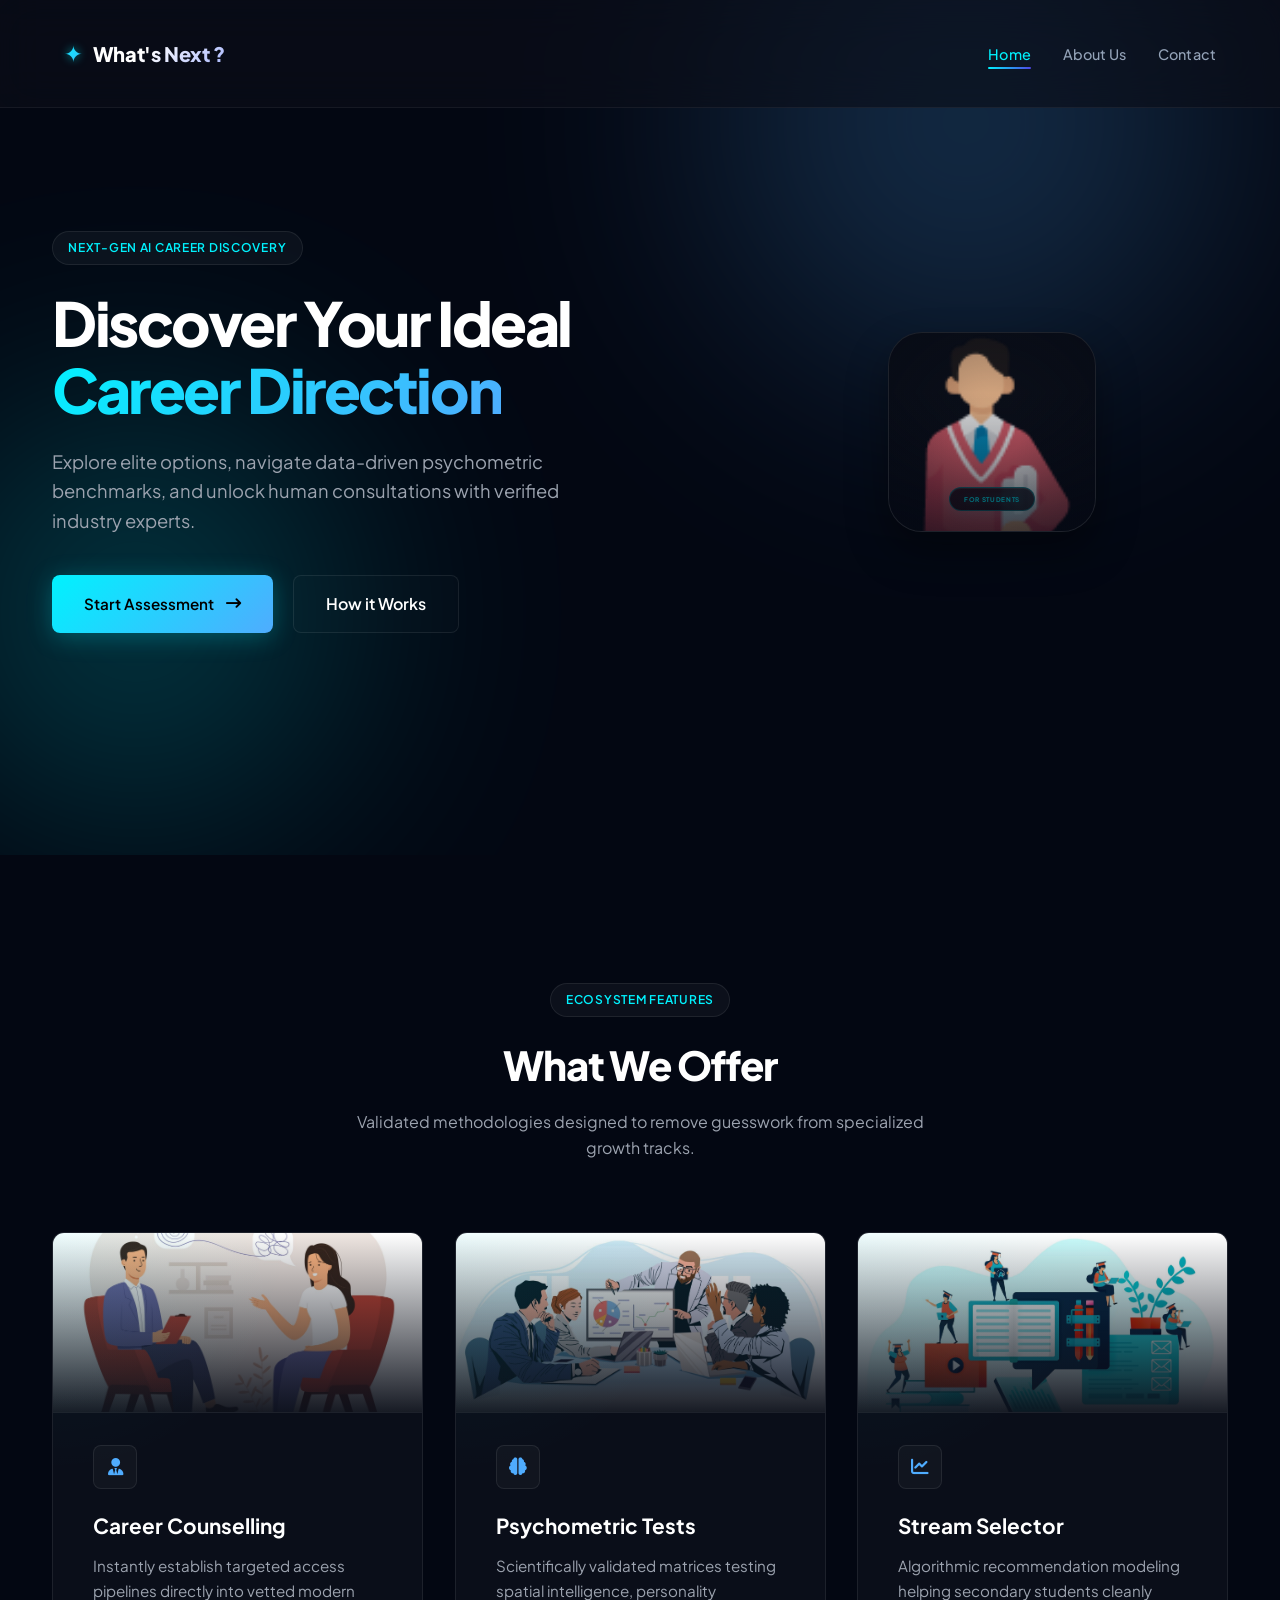
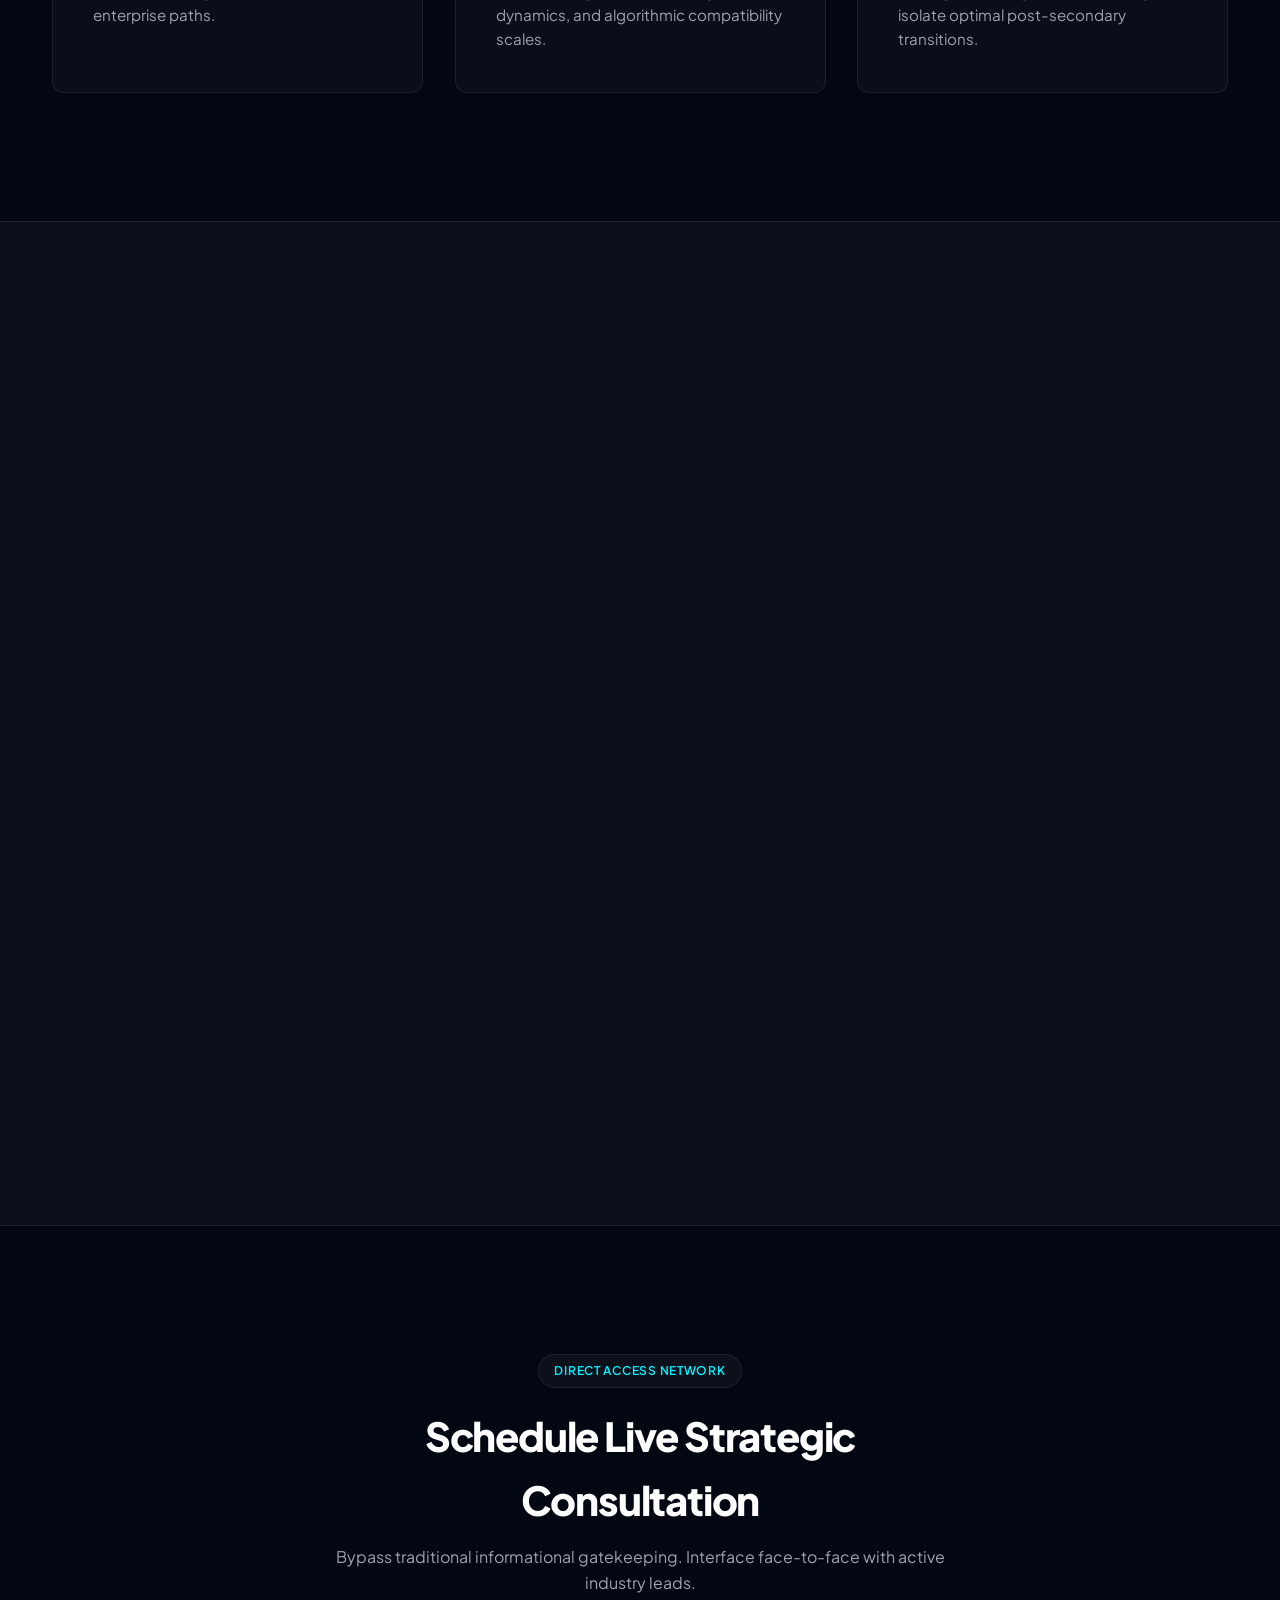
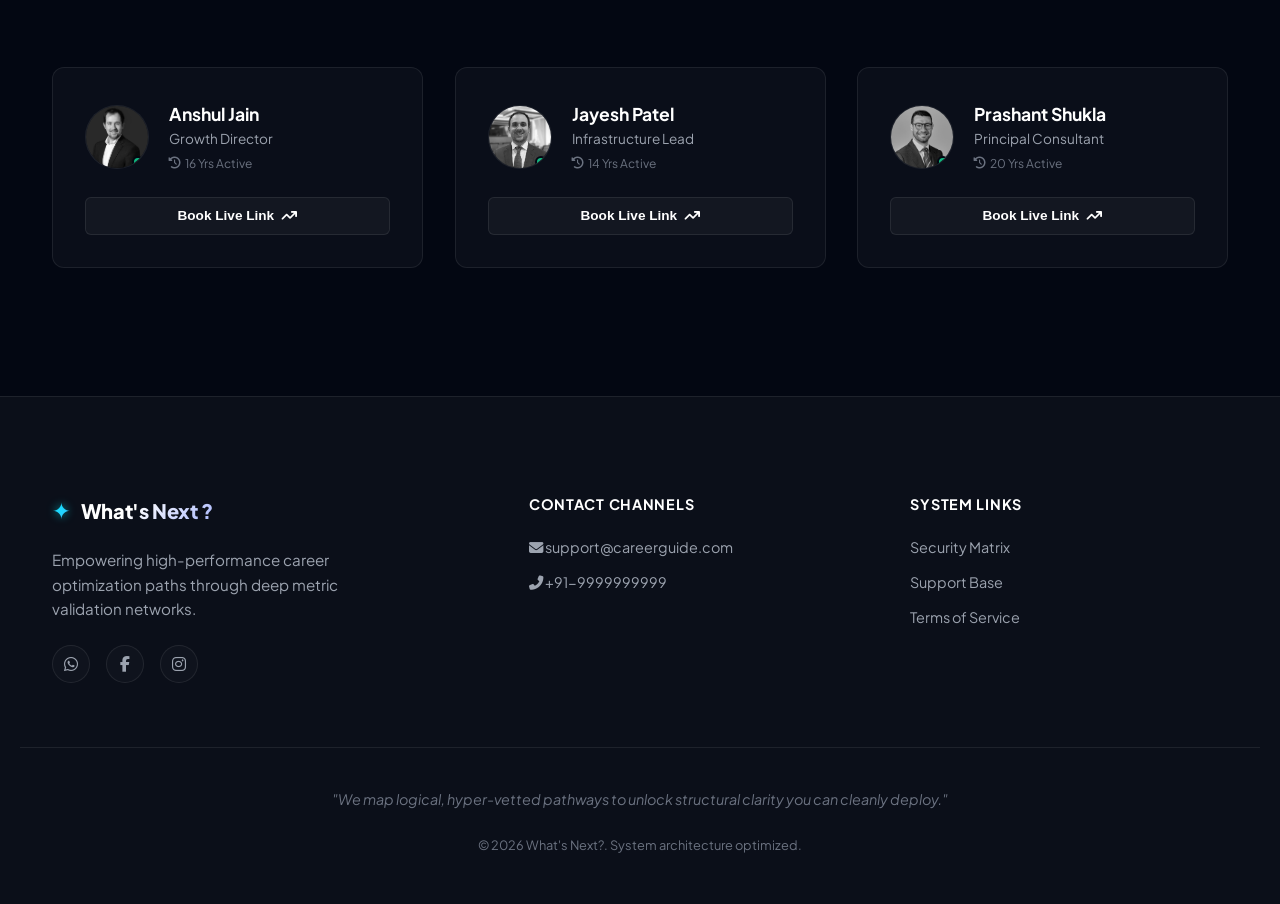
<file: index.html>
<!DOCTYPE html>
<html lang="en">
<head>
  <meta charset="UTF-8" />
  <meta name="viewport" content="width=device-width, initial-scale=1.0"/>
  <title>What's Next? — Premium Career Navigation Intelligence</title>
  <link rel="stylesheet" href="styles.css"/>
  <link rel="preconnect" href="https://fonts.googleapis.com">
  <link rel="preconnect" href="https://fonts.gstatic.com" crossorigin>
  <link href="https://fonts.googleapis.com/css2?family=Plus+Jakarta+Sans:wght@400;500;600;700;800&display=swap" rel="stylesheet">
  <link rel="stylesheet" href="https://cdnjs.cloudflare.com/ajax/libs/font-awesome/6.5.0/css/all.min.css">
  <style>
    /* ==========================================================================
       UPDATED PREMIUM NAVIGATION INTERFACE COMPONENT
       ========================================================================== */
    .main-header {
      position: fixed;
      top: 0;
      left: 0;
      width: 100%;
      z-index: 1000;
      background: rgba(11, 15, 25, 0.65);
      backdrop-filter: blur(20px);
      -webkit-backdrop-filter: blur(20px);
      border-bottom: 1px solid rgba(255, 255, 255, 0.06);
      transition: all 0.4s ease;
    }

    .main-header.scrolled {
      background: rgba(7, 10, 17, 0.85);
      border-bottom: 1px solid rgba(0, 242, 254, 0.15);
      box-shadow: 0 10px 30px rgba(0, 0, 0, 0.5);
    }

    .nav-container {
      display: flex;
      align-items: center;
      justify-content: space-between;
      padding: 18px 24px;
      max-width: 1200px;
      margin: 0 auto;
    }

    .logo-wrapper {
      display: flex;
      align-items: center;
      gap: 10px;
      text-decoration: none;
    }

    .logo-icon {
      font-size: 1.4rem;
      color: #00f2fe;
      animation: pulseGlow 3s infinite ease-in-out;
      text-shadow: 0 0 10px rgba(0, 242, 254, 0.6);
    }

    .logo {
      font-size: 1.25rem;
      font-weight: 800;
      letter-spacing: -0.02em;
      color: #ffffff;
      margin: 0;
      background: linear-gradient(135deg, #ffffff 40%, #a5b4fc 100%);
      -webkit-background-clip: text;
      -webkit-text-fill-color: transparent;
    }

    .nav-links {
      display: flex;
      align-items: center;
      gap: 32px;
      list-style: none;
      margin: 0;
      padding: 0;
    }

    .nav-links a {
      position: relative;
      font-size: 0.9rem;
      font-weight: 500;
      color: #94a3b8;
      text-decoration: none;
      letter-spacing: 0.01em;
      padding: 6px 0;
      transition: color 0.3s ease;
    }

    .nav-links a:hover,
    .nav-links a.active {
      color: #00f2fe;
    }

    /* Elegant sliding indicator line underneath links */
    .nav-links a::after {
      content: '';
      position: absolute;
      bottom: 0;
      left: 0;
      width: 100%;
      height: 2px;
      background: linear-gradient(90deg, #00f2fe, #4f46e5);
      transform: scaleX(0);
      transform-origin: right;
      transition: transform 0.3s ease;
      border-radius: 2px;
    }

    .nav-links a:hover::after,
    .nav-links a.active::after {
      transform: scaleX(1);
      transform-origin: left;
    }

    /* Mobile Hamburger Trigger */
    .mobile-nav-toggle {
      display: none;
      background: none;
      border: none;
      cursor: pointer;
      padding: 4px;
      z-index: 1010;
    }

    .mobile-nav-toggle .hamburger-line {
      display: block;
      width: 22px;
      height: 2px;
      margin: 5px auto;
      background-color: #ffffff;
      transition: all 0.3s ease-in-out;
      border-radius: 2px;
    }

    @keyframes pulseGlow {
      0%, 100% { transform: scale(1); filter: drop-shadow(0 0 2px rgba(0,242,254,0.4)); }
      50% { transform: scale(1.12); filter: drop-shadow(0 0 12px rgba(0,242,254,0.8)); }
    }

    /* Responsive Mobile Overrides */
    @media (max-width: 768px) {
      .mobile-nav-toggle {
        display: block;
      }

      .mobile-nav-toggle.is-open .hamburger-line:nth-child(1) {
        transform: translateY(7px) rotate(45deg);
        background-color: #00f2fe;
      }
      .mobile-nav-toggle.is-open .hamburger-line:nth-child(2) {
        opacity: 0;
      }
      .mobile-nav-toggle.is-open .hamburger-line:nth-child(3) {
        transform: translateY(-7px) rotate(-45deg);
        background-color: #00f2fe;
      }

      .nav-links {
        position: fixed;
        top: 0;
        right: 0;
        width: 280px;
        height: 100vh;
        background: rgba(7, 10, 17, 0.96);
        backdrop-filter: blur(24px);
        -webkit-backdrop-filter: blur(24px);
        border-left: 1px solid rgba(255, 255, 255, 0.08);
        flex-direction: column;
        align-items: flex-start;
        justify-content: flex-start;
        padding: 100px 40px 40px 40px;
        gap: 28px;
        transform: translateX(100%);
        transition: transform 0.4s cubic-bezier(0.16, 1, 0.3, 1);
        box-shadow: -10px 0 40px rgba(0, 0, 0, 0.6);
      }

      .nav-links.is-open {
        transform: translateX(0);
      }

      .nav-links a {
        font-size: 1.05rem;
        width: 100%;
        display: block;
      }
    }

    /* Adjusting Hero spacing so content doesn't sit under fixed navbar */
    .hero {
      padding-top: 120px !important;
    }

    /* ==========================================================================
       OPTIMIZED SEAMLESS HERO CAROUSEL COMPONENT (CINEMATIC REFRESH)
       ========================================================================== */
    .hero-carousel-viewport {
      position: relative;
      border-radius: 34px;
      overflow: hidden;
      border: 1px solid rgba(255, 255, 255, 0.08);
      box-shadow: 0 20px 40px rgba(0, 0, 0, 0.4);
      background: #0b0f19;
      width: 44%;
      max-width: 480px;
      height: 200px;
      margin: 0 auto;
      align-self: center;
    }

    .hero-carousel-viewport::after {
      content: '';
      position: absolute;
      inset: 0;
      background: linear-gradient(to bottom, transparent 30%, rgba(3, 7, 18, 0.6) 100%),
                  radial-gradient(circle at center, transparent 20%, rgba(3, 7, 18, 0.4) 100%);
      pointer-events: none;
      z-index: 3;
    }

    .carousel-track-container {
      width: 100%;
      height: 100%;
      position: relative;
    }

    .carousel-slide-node {
      position: absolute;
      inset: 0;
      width: 100%;
      height: 100%;
      opacity: 0;
      visibility: hidden;
      transition: opacity 0.9s cubic-bezier(0.25, 1, 0.2, 1), 
                  visibility 0.9s cubic-bezier(0.25, 1, 0.2, 1);
      z-index: 1;
    }

    .carousel-slide-node.active-slide {
      opacity: 1;
      visibility: visible;
      z-index: 2;
    }

    .carousel-slide-node img {
      width: 100%;
      height: 100%;
      object-fit: cover;
      display: block;
      opacity: 0;
      transform: scale(1.0);
      filter: saturate(0.85) contrast(1.02) blur(4px);
      transition: transform 4s cubic-bezier(0.25, 1, 0.2, 1),
                  opacity 0.9s cubic-bezier(0.25, 1, 0.2, 1),
                  filter 0.9s cubic-bezier(0.25, 1, 0.2, 1);
    }

    .carousel-slide-node.active-slide img {
      opacity: 0.85;
      transform: scale(1.08);
      filter: saturate(0.95) contrast(1.02) blur(0px);
    }

    .carousel-slide-meta {
      position: absolute;
      inset: 0;
      display: flex;
      align-items: flex-end;
      justify-content: center;
      padding-bottom: 20px;
      z-index: 4;
      pointer-events: none;
      opacity: 0;
      transform: translateY(10px);
      transition: opacity 0.7s cubic-bezier(0.25, 1, 0.2, 1), 
                  transform 0.7s cubic-bezier(0.25, 1, 0.2, 1);
    }

    .carousel-slide-node.active-slide .carousel-slide-meta {
      opacity: 1;
      transform: translateY(0);
      transition-delay: 0.1s;
    }

    .carousel-slide-meta .slide-badge {
      display: inline-block;
      font-size: 0.4rem;
      text-transform: uppercase;
      letter-spacing: 0.1em;
      font-weight: 700;
      color: #00f2fe;
      background: rgba(3, 7, 18, 0.8);
      padding: 6px 14px;
      border-radius: 100px;
      border: 1px solid rgba(0, 242, 254, 0.35);
      backdrop-filter: blur(12px);
      -webkit-backdrop-filter: blur(12px);
      box-shadow: 0 4px 14px rgba(0, 242, 254, 0.15), 
                  inset 0 1px 1px rgba(255, 255, 255, 0.1);
      text-shadow: 0 0 8px rgba(0, 242, 254, 0.4);
    }

    @media (max-width: 1024px) {
      .hero-carousel-viewport {
        height: 320px;
        width: 100%;
        margin-top: 2rem;
      }
    }
    @media (max-width: 540px) {
      .hero-carousel-viewport {
        height: 260px;
        border-radius: 60px;
      }
      .carousel-slide-meta {
        padding-bottom: 16px;
      }
    }
  </style>
</head>
<body>

  <header class="main-header" id="navbar">
    <div class="nav-container">
      <a href="index.html" class="logo-wrapper">
        <span class="logo-icon">✦</span>
        <h1 class="logo">What's Next ?</h1>
      </a>
      
      <button class="mobile-nav-toggle" id="mobileMenuBtn" aria-label="Toggle navigation drawer menu">
        <span class="hamburger-line"></span>
        <span class="hamburger-line"></span>
        <span class="hamburger-line"></span>
      </button>

      <nav class="nav">
        <ul class="nav-links" id="navLinks">
          <li><a href="index.html" class="active">Home</a></li>
          <li><a href="about_us.html">About Us</a></li>
          <li><a href="contact.html">Contact</a></li>
        </ul>
      </nav>
    </div>
  </header>
  
  <section class="hero">
    <div class="hero-glow-layer">
      <div class="radial-glow color-blue"></div>
      <div class="radial-glow color-cyan"></div>
    </div>
    
    <div class="container hero-content-grid">
      <div class="hero-text-block reveal-on-scroll">
        <div class="badge-wrapper">
          <span class="pill-badge">Next-Gen AI Career Discovery</span>
        </div>
        <h2>Discover Your Ideal <span class="gradient-text">Career Direction</span></h2>
        <p>Explore elite options, navigate data-driven psychometric benchmarks, and unlock human consultations with verified industry experts.</p>
        <div class="hero-cta-group">
          <a href="#explore" class="btn-glow-primary">Start Assessment <i class="fa-solid fa-arrow-right-long"></i></a>
          <a href="about_us.html" class="btn-outline">How it Works</a>
        </div>
      </div>
      
      <div class="hero-carousel-viewport reveal-on-scroll" id="heroCarousel">
        <div class="carousel-track-container">
          <div class="carousel-slide-node active-slide">
            <img src="templates/images/student.png" alt="Students Academic Matrix Evaluation Layout">
            <div class="carousel-slide-meta">
              <span class="slide-badge">For Students</span>
            </div>
          </div>
          <div class="carousel-slide-node">
            <img src="templates/images/teacher.png" alt="Teachers and Academic Architecture Deployment Mapping">
            <div class="carousel-slide-meta">
              <span class="slide-badge">For Teachers</span>
            </div>
          </div>
          <div class="carousel-slide-node">
            <img src="templates/images/working_proffesional.png" alt="Working Professionals Career Velocity Tracking Dashboard">
            <div class="carousel-slide-meta">
              <span class="slide-badge">For Working Professionals</span>
            </div>
          </div>
        </div>
      </div>
    </div>
  </section>

  <section id="explore" class="features">
    <div class="container">
      <div class="section-heading reveal-on-scroll">
        <span class="pill-badge">Ecosystem Features</span>
        <h2 class="section-title">What We Offer</h2>
        <p class="section-lead">Validated methodologies designed to remove guesswork from specialized growth tracks.</p>
      </div>
      
      <div class="feature-grid">
        <div class="feature-card reveal-on-scroll">
          <div class="feature-img-box">
            <img src="templates/images/counselling.webp" alt="Career Counselling Automation Layer" class="feature-card-img">
          </div>
          <div class="feature-card-body">
            <div class="card-icon-box"><i class="fa-solid fa-user-tie"></i></div>
            <h3>Career Counselling</h3>
            <p>Instantly establish targeted access pipelines directly into vetted modern enterprise paths.</p>
          </div>
        </div>
        
        <div class="feature-card reveal-on-scroll">
          <div class="feature-img-box">
            <img src="templates/images/image_2.jpeg" alt="Psychometric Diagnostic Systems" class="feature-card-img">
          </div>
          <div class="feature-card-body">
            <div class="card-icon-box"><i class="fa-solid fa-brain"></i></div>
            <h3>Psychometric Tests</h3>
            <p>Scientifically validated matrices testing spatial intelligence, personality dynamics, and algorithmic compatibility scales.</p>
          </div>
        </div>
        
        <div class="feature-card reveal-on-scroll">
          <div class="feature-img-box">
            <img src="templates/images/image_3.jpeg" alt="Algorithmic Stream Matching Frameworks" class="feature-card-img">
          </div>
          <div class="feature-card-body">
            <div class="card-icon-box"><i class="fa-solid fa-chart-line"></i></div>
            <h3>Stream Selector</h3>
            <p>Algorithmic recommendation modeling helping secondary students cleanly isolate optimal post-secondary transitions.</p>
          </div>
        </div>
      </div>
    </div>
  </section>

  <section class="career-programs">
    <div class="container">
      <div class="section-heading reveal-on-scroll">
        <span class="pill-badge">Tailored Tracks</span>
        <h2 class="section-title">Our Career Programs</h2>
      </div>
      
      <div class="program-columns-grid">
        <div class="program-card reveal-on-scroll">
          <img src="templates/images/class_8.avif" alt="Class 8 through 12 Student Vectors" class="program-card-hero-img">
          <div class="program-header-row">
            <i class="fa-solid fa-graduation-cap"></i>
            <h3>For Students</h3>
          </div>
          <div class="program-sub-tier">
            <h4>Class 8-9 Matrix</h4>
            <p class="subtitle">Stream & Subject Mapping</p>
            <p>Advanced diagnostic layers helping isolate foundational metrics long before specialized tracking cycles start.</p>
          </div>
          <div class="program-divider"></div>
          <div class="program-sub-tier">
            <h4>Virtual Labs</h4>
            <p class="subtitle">Experiential Internships</p>
            <p>Immersive, self-directed simulations proving practical field execution scenarios.</p>
          </div>
        </div>

        <div class="program-card reveal-on-scroll">
          <img src="templates/images/image_3.jpeg" alt="Academic Institution Architecture Mapping" class="program-card-hero-img">
          <div class="program-header-row">
            <i class="fa-solid fa-school"></i>
            <h3>For Institutions</h3>
          </div>
          <div class="program-sub-tier">
            <h4>Class 10-12 Funnel</h4>
            <p class="subtitle">Tactical University Deployment</p>
            <p>5-Dimensional profiling architectures syncing high-achieving profiles directly to institutional requirements.</p>
          </div>
          <div class="program-divider"></div>
          <div class="program-sub-tier">
            <h4>Global Admissions</h4>
            <p class="subtitle">Overseas Application Funnel</p>
            <p>Complete structural refinement ensuring absolute priority across overseas portfolios.</p>
          </div>
        </div>

        <div class="program-card reveal-on-scroll">
          <img src="templates/images/image_1.jpeg" alt="Corporate Career Level Optimization Engine" class="program-card-hero-img">
          <div class="program-header-row">
            <i class="fa-solid fa-briefcase"></i>
            <h3>For Professionals</h3>
          </div>
          <div class="program-sub-tier">
            <h4>Graduates & Beyond</h4>
            <p class="subtitle">Career Velocity Pivot</p>
            <p>High-tier functional modeling built to transform stagnating execution layers into elite management status.</p>
          </div>
          <div class="program-divider"></div>
          <div class="program-sub-tier">
            <h4>Liberal Arts Track</h4>
            <p class="subtitle">Interdisciplinary Optimization</p>
            <p>Nuanced strategy architectures structuring atypical candidate portfolios for rapid acceptance loops.</p>
          </div>
        </div>
      </div>
    </div>
  </section>

  <section class="experts">
    <div class="container">
      <div class="section-heading reveal-on-scroll">
        <span class="pill-badge">Direct Access Network</span>
        <h2 class="section-title">Schedule Live Strategic Consultation</h2>
        <p class="section-lead">Bypass traditional informational gatekeeping. Interface face-to-face with active industry leads.</p>
      </div>
      
      <div class="modern-experts-grid">
        <div class="premium-expert-card reveal-on-scroll">
          <div class="expert-identity-block">
            <div class="avatar-shield">
              <div class="pulse-beacon-live"></div>
              <img src="templates/images/expert2.jpg" alt="Monil Jain Portrait" class="expert-avatar-img" />
            </div>
            <div class="expert-meta-text">
              <h3>Anshul Jain</h3>
              <p class="title-sub">Growth Director</p>
              <p class="exp-metric"><i class="fa-solid fa-history"></i> 16 Yrs Active</p>
            </div>
          </div>
          <button class="talk-telecom-btn"><span>Book Live Link</span> <i class="fa-solid fa-arrow-trend-up"></i></button>
        </div>

        <div class="premium-expert-card reveal-on-scroll">
          <div class="expert-identity-block">
            <div class="avatar-shield">
              <div class="pulse-beacon-live"></div>
              <img src="templates/images/expert3.webp" alt="Jayesh Patel Portrait" class="expert-avatar-img" />
            </div>
            <div class="expert-meta-text">
              <h3>Jayesh Patel</h3>
              <p class="title-sub">Infrastructure Lead</p>
              <p class="exp-metric"><i class="fa-solid fa-history"></i> 14 Yrs Active</p>
            </div>
          </div>
          <button class="talk-telecom-btn"><span>Book Live Link</span> <i class="fa-solid fa-arrow-trend-up"></i></button>
        </div>

        <div class="premium-expert-card reveal-on-scroll">
          <div class="expert-identity-block">
            <div class="avatar-shield">
              <div class="pulse-beacon-live"></div>
              <img src="templates/images/expert4.jpg" alt="Prashant Shukla Portrait" class="expert-avatar-img" />
            </div>
            <div class="expert-meta-text">
              <h3>Prashant Shukla</h3>
              <p class="title-sub">Principal Consultant</p>
              <p class="exp-metric"><i class="fa-solid fa-history"></i> 20 Yrs Active</p>
            </div>
          </div>
          <button class="talk-telecom-btn"><span>Book Live Link</span> <i class="fa-solid fa-arrow-trend-up"></i></button>
        </div>
      </div>
    </div>
  </section> 

  <footer class="main-footer">
    <div class="container footer-content-grid">
      <div class="footer-brand-column">
        <div class="logo-wrapper">
          <span class="logo-icon">✦</span>
          <span class="logo">What's Next ?</span>
        </div>
        <p class="footer-mission">Empowering high-performance career optimization paths through deep metric validation networks.</p>
        <div class="footer-social-tray">
          <a href="#" class="social-icon-link"><i class="fab fa-whatsapp"></i></a>
          <a href="#" class="social-icon-link"><i class="fab fa-facebook-f"></i></a>
          <a href="#" class="social-icon-link"><i class="fab fa-instagram"></i></a>
        </div>
      </div>
      
      <div class="footer-links-column">
        <h3>Contact Channels</h3>
        <p><i class="fas fa-envelope"></i> support@careerguide.com</p>
        <p><i class="fas fa-phone-alt"></i> +91-9999999999</p>
      </div>
      
      <div class="footer-links-column">
        <h3>System Links</h3>
        <ul>
          <li><a href="#">Security Matrix</a></li>
          <li><a href="#">Support Base</a></li>
          <li><a href="#">Terms of Service</a></li>
        </ul>
      </div>
    </div>
    
    <div class="container footer-bottom-meta">
      <p class="slogan-text">"We map logical, hyper-vetted pathways to unlock structural clarity you can cleanly deploy."</p>
      <div class="legal-row">
        <p>&copy; 2026 What's Next?. System architecture optimized.</p>
      </div>
    </div>
  </footer>

  <script>
    document.addEventListener("DOMContentLoaded", () => {
      // 1. Dynamic Fixed Navbar Scroll Mechanics 
      const navbar = document.getElementById('navbar');
      window.addEventListener('scroll', () => {
        if (window.scrollY > 40) {
          navbar.classList.add('scrolled');
        } else {
          navbar.classList.remove('scrolled');
        }
      });

      // 2. Mobile Drawer Menu Logic Toggle
      const mobileMenuBtn = document.getElementById('mobileMenuBtn');
      const navLinks = document.getElementById('navLinks');

      mobileMenuBtn.addEventListener('click', () => {
        mobileMenuBtn.classList.toggle('is-open');
        navLinks.classList.toggle('is-open');
      });

      // Close menu if links are selected (useful for multi-target / single page structures)
      document.querySelectorAll('.nav-links a').forEach(link => {
        link.addEventListener('click', () => {
          mobileMenuBtn.classList.remove('is-open');
          navLinks.classList.remove('is-open');
        });
      });

      // 3. High Performance Scroll Animation Pipeline 
      const animationTargets = document.querySelectorAll('.reveal-on-scroll');
      const elementObserver = new IntersectionObserver((entries) => {
        entries.forEach(entry => {
          if (entry.isIntersecting) {
            entry.target.classList.add('visible');
            elementObserver.unobserve(entry.target);
          }
        });
      }, { threshold: 0.1, rootMargin: "0px 0px -50px 0px" });
      
      animationTargets.forEach(element => elementObserver.observe(element));

      // 4. Dynamic Spotlight Mouse Tracking Script
      const dynamicCards = document.querySelectorAll('.feature-card');
      dynamicCards.forEach(card => {
        card.addEventListener('mousemove', (event) => {
          const rect = card.getBoundingClientRect();
          const horizontalPos = event.clientX - rect.left;
          const verticalPos = event.clientY - rect.top;
          card.style.setProperty('--mouse-x', `${horizontalPos}px`);
          card.style.setProperty('--mouse-y', `${verticalPos}px`);
        });
      });

      // 5. Fast-Tracking Auto Rotation Carousel Loop
      const slides = document.querySelectorAll('.carousel-slide-node');
      let currentIdx = 0;
      const stepDuration = 2500;

      function advanceSlide() {
        slides[currentIdx].classList.remove('active-slide');
        currentIdx = (currentIdx + 1) % slides.length;
        slides[currentIdx].classList.add('active-slide');
      }

      setInterval(advanceSlide, stepDuration);
    });
  </script>
</body>
</html>
</file>
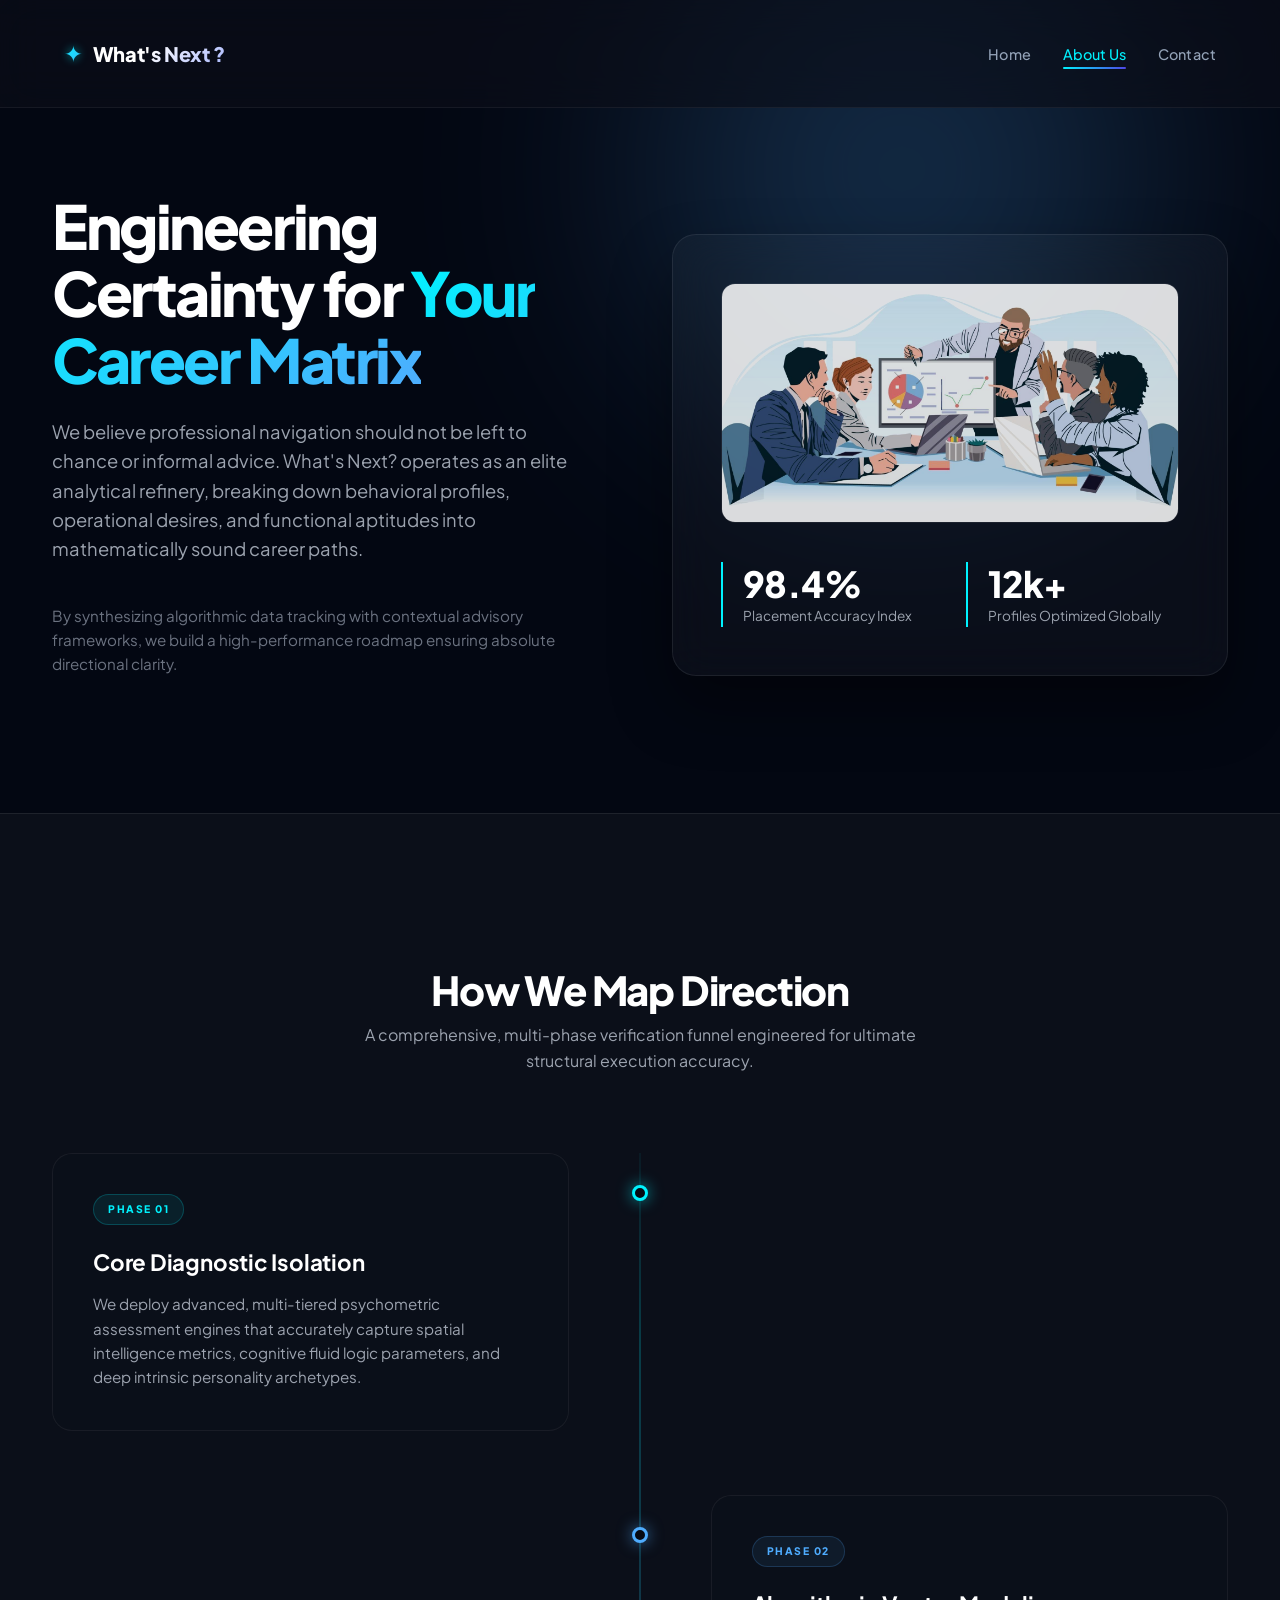
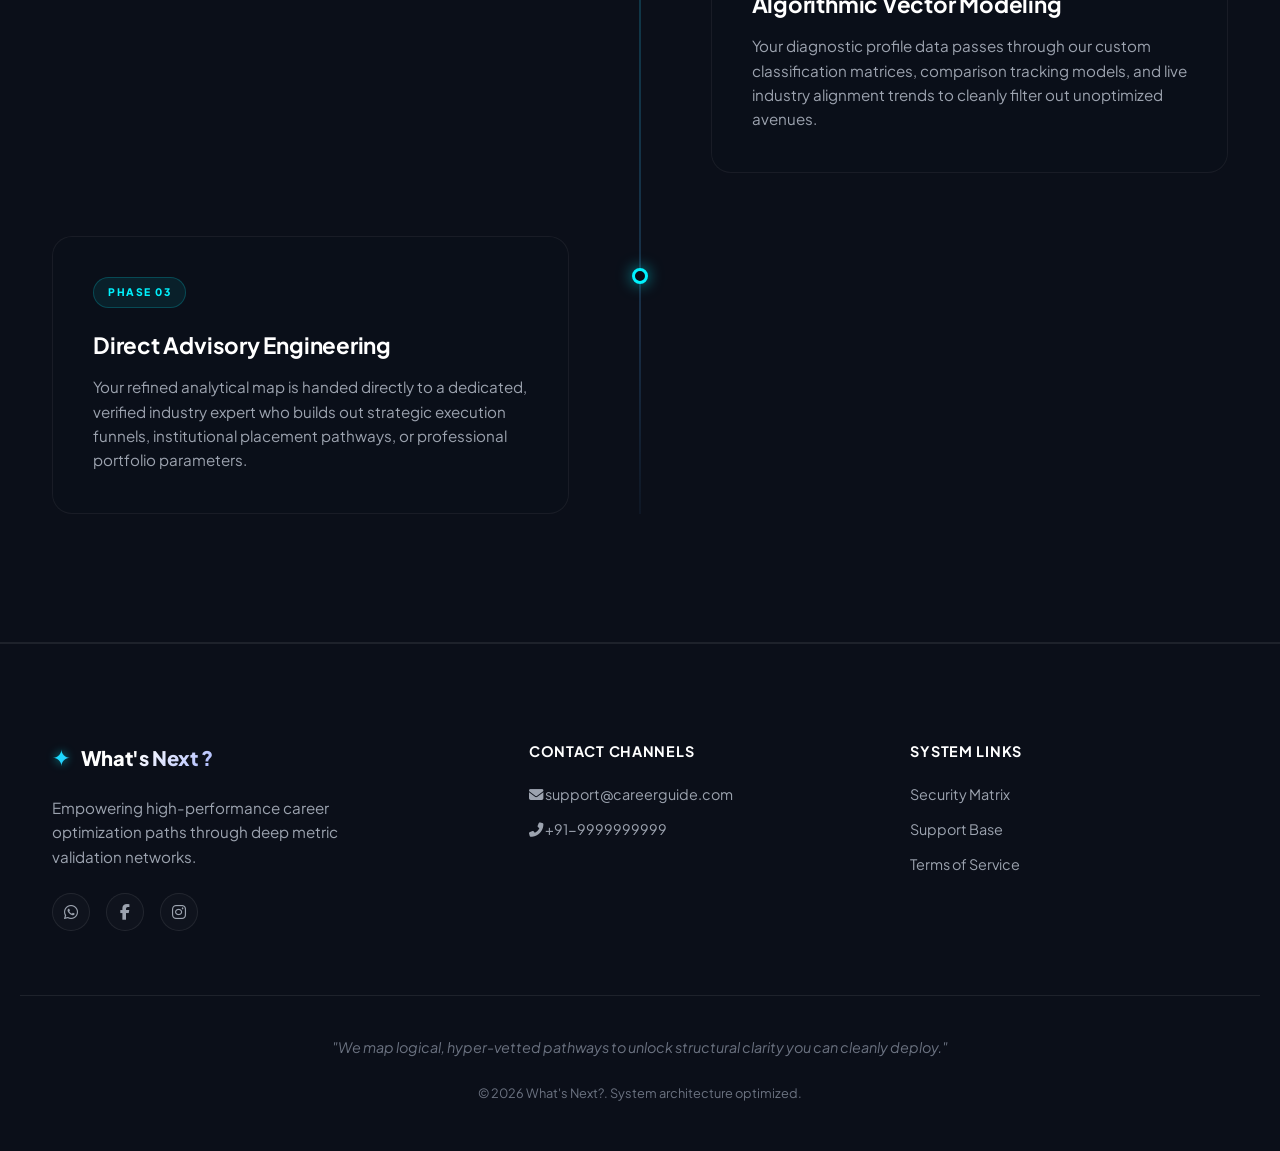
<file: about_us.html>
<!DOCTYPE html>
<html lang="en">
<head>
  <meta charset="UTF-8" />
  <meta name="viewport" content="width=device-width, initial-scale=1.0"/>
  <title>About Us — What's Next ? Premium Career Architecture</title>
  <link rel="stylesheet" href="styles.css"/>
  <link rel="preconnect" href="https://fonts.googleapis.com">
  <link rel="preconnect" href="https://fonts.gstatic.com" crossorigin>
  <link href="https://fonts.googleapis.com/css2?family=Plus+Jakarta+Sans:wght@400;500;600;700;800&display=swap" rel="stylesheet">
  <link rel="stylesheet" href="https://cdnjs.cloudflare.com/ajax/libs/font-awesome/6.5.0/css/all.min.css">
  <style>
    /* ==========================================================================
       SYNCHRONIZED PREMIUM NAVIGATION INTERFACE COMPONENT
       ========================================================================== */
    .main-header {
      position: fixed;
      top: 0;
      left: 0;
      width: 100%;
      z-index: 1000;
      background: rgba(11, 15, 25, 0.65);
      backdrop-filter: blur(20px);
      -webkit-backdrop-filter: blur(20px);
      border-bottom: 1px solid rgba(255, 255, 255, 0.06);
      transition: all 0.4s ease;
    }

    .main-header.scrolled {
      background: rgba(7, 10, 17, 0.85);
      border-bottom: 1px solid rgba(0, 242, 254, 0.15);
      box-shadow: 0 10px 30px rgba(0, 0, 0, 0.5);
    }

    .nav-container {
      display: flex;
      align-items: center;
      justify-content: space-between;
      padding: 18px 24px;
      max-width: 1200px;
      margin: 0 auto;
    }

    .logo-wrapper {
      display: flex;
      align-items: center;
      gap: 10px;
      text-decoration: none;
    }

    .logo-icon {
      font-size: 1.4rem;
      color: #00f2fe;
      animation: pulseGlow 3s infinite ease-in-out;
      text-shadow: 0 0 10px rgba(0, 242, 254, 0.6);
    }

    .logo {
      font-size: 1.25rem;
      font-weight: 800;
      letter-spacing: -0.02em;
      color: #ffffff;
      margin: 0;
      background: linear-gradient(135deg, #ffffff 40%, #a5b4fc 100%);
      -webkit-background-clip: text;
      -webkit-text-fill-color: transparent;
    }

    .nav-links {
      display: flex;
      align-items: center;
      gap: 32px;
      list-style: none;
      margin: 0;
      padding: 0;
    }

    .nav-links a {
      position: relative;
      font-size: 0.9rem;
      font-weight: 500;
      color: #94a3b8;
      text-decoration: none;
      letter-spacing: 0.01em;
      padding: 6px 0;
      transition: color 0.3s ease;
    }

    .nav-links a:hover,
    .nav-links a.active {
      color: #00f2fe;
    }

    .nav-links a::after {
      content: '';
      position: absolute;
      bottom: 0;
      left: 0;
      width: 100%;
      height: 2px;
      background: linear-gradient(90deg, #00f2fe, #4f46e5);
      transform: scaleX(0);
      transform-origin: right;
      transition: transform 0.3s ease;
      border-radius: 2px;
    }

    .nav-links a:hover::after,
    .nav-links a.active::after {
      transform: scaleX(1);
      transform-origin: left;
    }

    /* Mobile Hamburger Trigger */
    .mobile-nav-toggle {
      display: none;
      background: none;
      border: none;
      cursor: pointer;
      padding: 4px;
      z-index: 1010;
    }

    .mobile-nav-toggle .hamburger-line {
      display: block;
      width: 22px;
      height: 2px;
      margin: 5px auto;
      background-color: #ffffff;
      transition: all 0.3s ease-in-out;
      border-radius: 2px;
    }

    @keyframes pulseGlow {
      0%, 100% { transform: scale(1); filter: drop-shadow(0 0 2px rgba(0,242,254,0.4)); }
      50% { transform: scale(1.12); filter: drop-shadow(0 0 12px rgba(0,242,254,0.8)); }
    }

    /* Responsive Mobile Overrides */
    @media (max-width: 768px) {
      .mobile-nav-toggle {
        display: block;
      }

      .mobile-nav-toggle.is-open .hamburger-line:nth-child(1) {
        transform: translateY(7px) rotate(45deg);
        background-color: #00f2fe;
      }
      .mobile-nav-toggle.is-open .hamburger-line:nth-child(2) {
        opacity: 0;
      }
      .mobile-nav-toggle.is-open .hamburger-line:nth-child(3) {
        transform: translateY(-7px) rotate(-45deg);
        background-color: #00f2fe;
      }

      .nav-links {
        position: fixed;
        top: 0;
        right: 0;
        width: 280px;
        height: 100vh;
        background: rgba(7, 10, 17, 0.96);
        backdrop-filter: blur(24px);
        -webkit-backdrop-filter: blur(24px);
        border-left: 1px solid rgba(255, 255, 255, 0.08);
        flex-direction: column;
        align-items: flex-start;
        justify-content: flex-start;
        padding: 100px 40px 40px 40px;
        gap: 28px;
        transform: translateX(100%);
        transition: transform 0.4s cubic-bezier(0.16, 1, 0.3, 1);
        box-shadow: -10px 0 40px rgba(0, 0, 0, 0.6);
      }

      .nav-links.is-open {
        transform: translateX(0);
      }

      .nav-links a {
        font-size: 1.05rem;
        width: 100%;
        display: block;
      }
    }

    /* ==========================================================================
       SECTION-SPECIFIC OVERRIDES FOR ABOUT PAGE ALIGNMENT
       ========================================================================== */
    .about-hero {
      position: relative;
      padding: 12rem 0 6rem 0; /* Ensures space underneath fixed navbar */
      overflow: hidden;
    }
    .grid-2col {
      display: grid;
      grid-template-columns: 1fr 1fr;
      gap: 4rem;
      align-items: center;
    }
    .about-visual-frame {
      background: var(--bg-glass-panel, rgba(11, 15, 25, 0.6));
      border: 1px solid var(--border-glow-low, rgba(255, 255, 255, 0.08));
      border-radius: 24px;
      padding: 3rem;
      position: relative;
      backdrop-filter: blur(20px);
      -webkit-backdrop-filter: blur(20px);
      box-shadow: 0 30px 60px rgba(0,0,0,0.4);
    }
    .about-hero-img-inset {
      width: 100%;
      height: 240px;
      object-fit: cover;
      border-radius: 14px;
      border: 1px solid var(--border-glow-low, rgba(255, 255, 255, 0.08));
      margin-bottom: 2rem;
      opacity: 0.85;
      filter: saturate(0.9) contrast(1.05);
    }
    .metrics-row-grid {
      display: grid;
      grid-template-columns: 1fr 1fr;
      gap: 2rem;
    }
    .metric-node {
      border-left: 2px solid #00f2fe;
      padding-left: 1.25rem;
    }
    .metric-number {
      font-size: 2.25rem;
      font-weight: 800;
      color: #fff;
      line-height: 1.2;
      letter-spacing: -0.02em;
    }
    .metric-label {
      font-size: 0.85rem;
      color: var(--text-secondary, #94a3b8);
    }

    /* ==========================================================================
       PREMIUM HIGH-PERFORMANCE TIMELINE PHASE LAYOUT
       ========================================================================== */
    .timeline-section {
      padding: 8rem 0;
      background: var(--bg-dark-surface, #070a13);
      border-top: 1px solid var(--border-glow-low, rgba(255, 255, 255, 0.08));
      border-bottom: 1px solid var(--border-glow-low, rgba(255, 255, 255, 0.08));
      position: relative;
    }
    .matrix-track {
      display: flex;
      flex-direction: column;
      gap: 4rem;
      margin-top: 5rem;
      position: relative;
    }
    .matrix-track::before {
      content: '';
      position: absolute;
      left: 50%;
      top: 0;
      width: 1px;
      height: 100%;
      background: linear-gradient(to bottom, 
        rgba(0, 242, 254, 0.1) 0%, 
        rgba(0, 242, 254, 0.4) 20%, 
        rgba(79, 172, 254, 0.4) 80%, 
        rgba(79, 172, 254, 0.1) 100%
      );
      transform: translateX(-50%);
    }
    .matrix-node {
      display: flex;
      position: relative;
      width: 100%;
      justify-content: flex-start;
    }
    .matrix-node:nth-child(even) {
      justify-content: flex-end;
    }
    .node-indicator {
      position: absolute;
      left: 50%;
      top: 2rem;
      transform: translateX(-50%);
      width: 16px;
      height: 16px;
      border-radius: 50%;
      background: #070a13;
      border: 3px solid #00f2fe;
      z-index: 10;
      box-shadow: 0 0 15px rgba(0, 242, 254, 0.6);
      transition: all 0.4s ease;
    }
    .matrix-node:hover .node-indicator {
      background: #00f2fe;
      box-shadow: 0 0 25px #00f2fe;
      transform: translateX(-50%) scale(1.2);
    }
    .node-content {
      background: rgba(11, 15, 25, 0.6);
      border: 1px solid rgba(255, 255, 255, 0.06);
      padding: 2.5rem;
      border-radius: 20px;
      width: 44%;
      position: relative;
      backdrop-filter: blur(16px);
      -webkit-backdrop-filter: blur(16px);
      transition: transform 0.4s cubic-bezier(0.16, 1, 0.3, 1), 
                  border-color 0.4s ease, 
                  box-shadow 0.4s ease;
    }
    .matrix-node:hover .node-content {
      border-color: rgba(0, 242, 254, 0.3);
      transform: translateY(-4px);
      box-shadow: 0 20px 40px rgba(0, 242, 254, 0.05);
    }
    .matrix-node:nth-child(even):hover .node-content {
      box-shadow: 0 20px 40px rgba(79, 172, 254, 0.05);
    }
    .phase-badge {
      display: inline-block;
      font-size: 0.65rem;
      font-weight: 800;
      text-transform: uppercase;
      letter-spacing: 0.15em;
      color: #00f2fe;
      background: rgba(0, 242, 254, 0.08);
      padding: 6px 14px;
      border-radius: 100px;
      border: 1px solid rgba(0, 242, 254, 0.2);
      margin-bottom: 1.25rem;
    }
    .matrix-node:nth-child(even) .phase-badge {
      color: #4facfe;
      background: rgba(79, 172, 254, 0.08);
      border-color: rgba(79, 172, 254, 0.2);
    }
    .node-content h3 {
      font-size: 1.4rem;
      color: #fff;
      font-weight: 700;
      margin-bottom: 0.75rem;
      letter-spacing: -0.01em;
    }

    @media (max-width: 968px) {
      .grid-2col { grid-template-columns: 1fr; gap: 3rem; }
      .about-hero { text-align: center; }
      
      .matrix-track::before {
        left: 20px;
        transform: none;
      }
      .matrix-node, .matrix-node:nth-child(even) {
        justify-content: flex-start;
        padding-left: 3.5rem;
      }
      .node-indicator {
        left: 20px;
        transform: translateX(-50%);
        top: 2.5rem;
      }
      .matrix-node:hover .node-indicator {
        transform: translateX(-50%) scale(1.1);
      }
      .node-content {
        width: 100%;
        padding: 2rem;
      }
    }
  </style>
</head>
<body>

  <header class="main-header" id="navbar">
    <div class="nav-container">
      <a href="index.html" class="logo-wrapper">
        <span class="logo-icon">✦</span>
        <h1 class="logo">What's Next ?</h1>
      </a>
      
      <button class="mobile-nav-toggle" id="mobileMenuBtn" aria-label="Toggle navigation drawer menu">
        <span class="hamburger-line"></span>
        <span class="hamburger-line"></span>
        <span class="hamburger-line"></span>
      </button>

      <nav class="nav">
        <ul class="nav-links" id="navLinks">
          <li><a href="index.html">Home</a></li>
          <li><a href="about_us.html" class="active">About Us</a></li>
          <li><a href="contact.html">Contact</a></li>
        </ul>
      </nav>
    </div>
  </header>

  <section class="about-hero">
    <div class="hero-glow-layer">
      <div class="radial-glow color-blue" style="top: -10%; right: 10%;"></div>
    </div>
    
    <div class="container grid-2col">
      <div class="hero-text-block reveal-on-scroll">
        <h2>Engineering Certainty for <span class="gradient-text">Your Career Matrix</span></h2>
        <p>We believe professional navigation should not be left to chance or informal advice. What's Next? operates as an elite analytical refinery, breaking down behavioral profiles, operational desires, and functional aptitudes into mathematically sound career paths.</p>
        <p style="color: var(--text-muted, #64748b); font-size: 0.95rem; margin-top: 1rem;">By synthesizing algorithmic data tracking with contextual advisory frameworks, we build a high-performance roadmap ensuring absolute directional clarity.</p>
      </div>
      
      <div class="about-visual-frame reveal-on-scroll">
        <img src="templates/images/image_2.jpeg" alt="Strategic Intelligence Architecture Overview" class="about-hero-img-inset">
        
        <div class="metrics-row-grid">
          <div class="metric-node">
            <div class="metric-number">98.4%</div>
            <div class="metric-label">Placement Accuracy Index</div>
          </div>
          <div class="metric-node">
            <div class="metric-number">12k+</div>
            <div class="metric-label">Profiles Optimized Globally</div>
          </div>
        </div>
      </div>
    </div>
  </section>

  <section class="timeline-section">
    <div class="container">
      <div class="section-heading reveal-on-scroll" style="text-align: center; margin-bottom: 2rem;">
        <h2 class="section-title">How We Map Direction</h2>
        <p class="section-lead" style="max-width: 600px; margin: 0 auto;">A comprehensive, multi-phase verification funnel engineered for ultimate structural execution accuracy.</p>
      </div>

      <div class="matrix-track">
        <div class="matrix-node reveal-on-scroll">
          <div class="node-indicator"></div>
          <div class="node-content">
            <div class="phase-badge">Phase 01</div>
            <h3>Core Diagnostic Isolation</h3>
            <p style="color: var(--text-secondary, #94a3b8); font-size: 0.95rem; line-height: 1.6;">We deploy advanced, multi-tiered psychometric assessment engines that accurately capture spatial intelligence metrics, cognitive fluid logic parameters, and deep intrinsic personality archetypes.</p>
          </div>
        </div>

        <div class="matrix-node reveal-on-scroll">
          <div class="node-indicator" style="border-color: #4facfe; box-shadow: 0 0 15px rgba(79, 172, 254, 0.6);"></div>
          <div class="node-content">
            <div class="phase-badge">Phase 02</div>
            <h3>Algorithmic Vector Modeling</h3>
            <p style="color: var(--text-secondary, #94a3b8); font-size: 0.95rem; line-height: 1.6;">Your diagnostic profile data passes through our custom classification matrices, comparison tracking models, and live industry alignment trends to cleanly filter out unoptimized avenues.</p>
          </div>
        </div>

        <div class="matrix-node reveal-on-scroll">
          <div class="node-indicator"></div>
          <div class="node-content">
            <div class="phase-badge">Phase 03</div>
            <h3>Direct Advisory Engineering</h3>
            <p style="color: var(--text-secondary, #94a3b8); font-size: 0.95rem; line-height: 1.6;">Your refined analytical map is handed directly to a dedicated, verified industry expert who builds out strategic execution funnels, institutional placement pathways, or professional portfolio parameters.</p>
          </div>
        </div>
      </div>
    </div>
  </section>

  <footer class="main-footer">
    <div class="container footer-content-grid">
      <div class="footer-brand-column">
        <div class="logo-wrapper">
          <span class="logo-icon">✦</span>
          <span class="logo">What's Next ?</span>
        </div>
        <p class="footer-mission">Empowering high-performance career optimization paths through deep metric validation networks.</p>
        <div class="footer-social-tray">
          <a href="#" class="social-icon-link"><i class="fab fa-whatsapp"></i></a>
          <a href="#" class="social-icon-link"><i class="fab fa-facebook-f"></i></a>
          <a href="#" class="social-icon-link"><i class="fab fa-instagram"></i></a>
        </div>
      </div>
      
      <div class="footer-links-column">
        <h3>Contact Channels</h3>
        <p><i class="fas fa-envelope"></i> support@careerguide.com</p>
        <p><i class="fas fa-phone-alt"></i> +91-9999999999</p>
      </div>
      
      <div class="footer-links-column">
        <h3>System Links</h3>
        <ul>
          <li><a href="#">Security Matrix</a></li>
          <li><a href="#">Support Base</a></li>
          <li><a href="#">Terms of Service</a></li>
        </ul>
      </div>
    </div>
    
    <div class="container footer-bottom-meta">
      <p class="slogan-text">"We map logical, hyper-vetted pathways to unlock structural clarity you can cleanly deploy."</p>
      <div class="legal-row">
        <p>&copy; 2026 What's Next?. System architecture optimized.</p>
      </div>
    </div>
  </footer>

  <script>
    document.addEventListener("DOMContentLoaded", () => {
      // 1. Dynamic Fixed Navbar Scroll Mechanics
      const navbar = document.getElementById('navbar');
      window.addEventListener('scroll', () => {
        if (window.scrollY > 40) {
          navbar.classList.add('scrolled');
        } else {
          navbar.classList.remove('scrolled');
        }
      });

      // 2. Mobile Drawer Menu Logic Toggle
      const mobileMenuBtn = document.getElementById('mobileMenuBtn');
      const navLinks = document.getElementById('navLinks');

      mobileMenuBtn.addEventListener('click', () => {
        mobileMenuBtn.classList.toggle('is-open');
        navLinks.classList.toggle('is-open');
      });

      document.querySelectorAll('.nav-links a').forEach(link => {
        link.addEventListener('click', () => {
          mobileMenuBtn.classList.remove('is-open');
          navLinks.classList.remove('is-open');
        });
      });

      // 3. High Performance Scroll Animation Pipeline
      const targets = document.querySelectorAll('.reveal-on-scroll');
      const observer = new IntersectionObserver((entries) => {
        entries.forEach(entry => {
          if (entry.isIntersecting) {
            entry.target.classList.add('visible');
            observer.unobserve(entry.target);
          }
        });
      }, { threshold: 0.1 });
      targets.forEach(t => observer.observe(t));
    });
  </script>
</body>
</html>
</file>
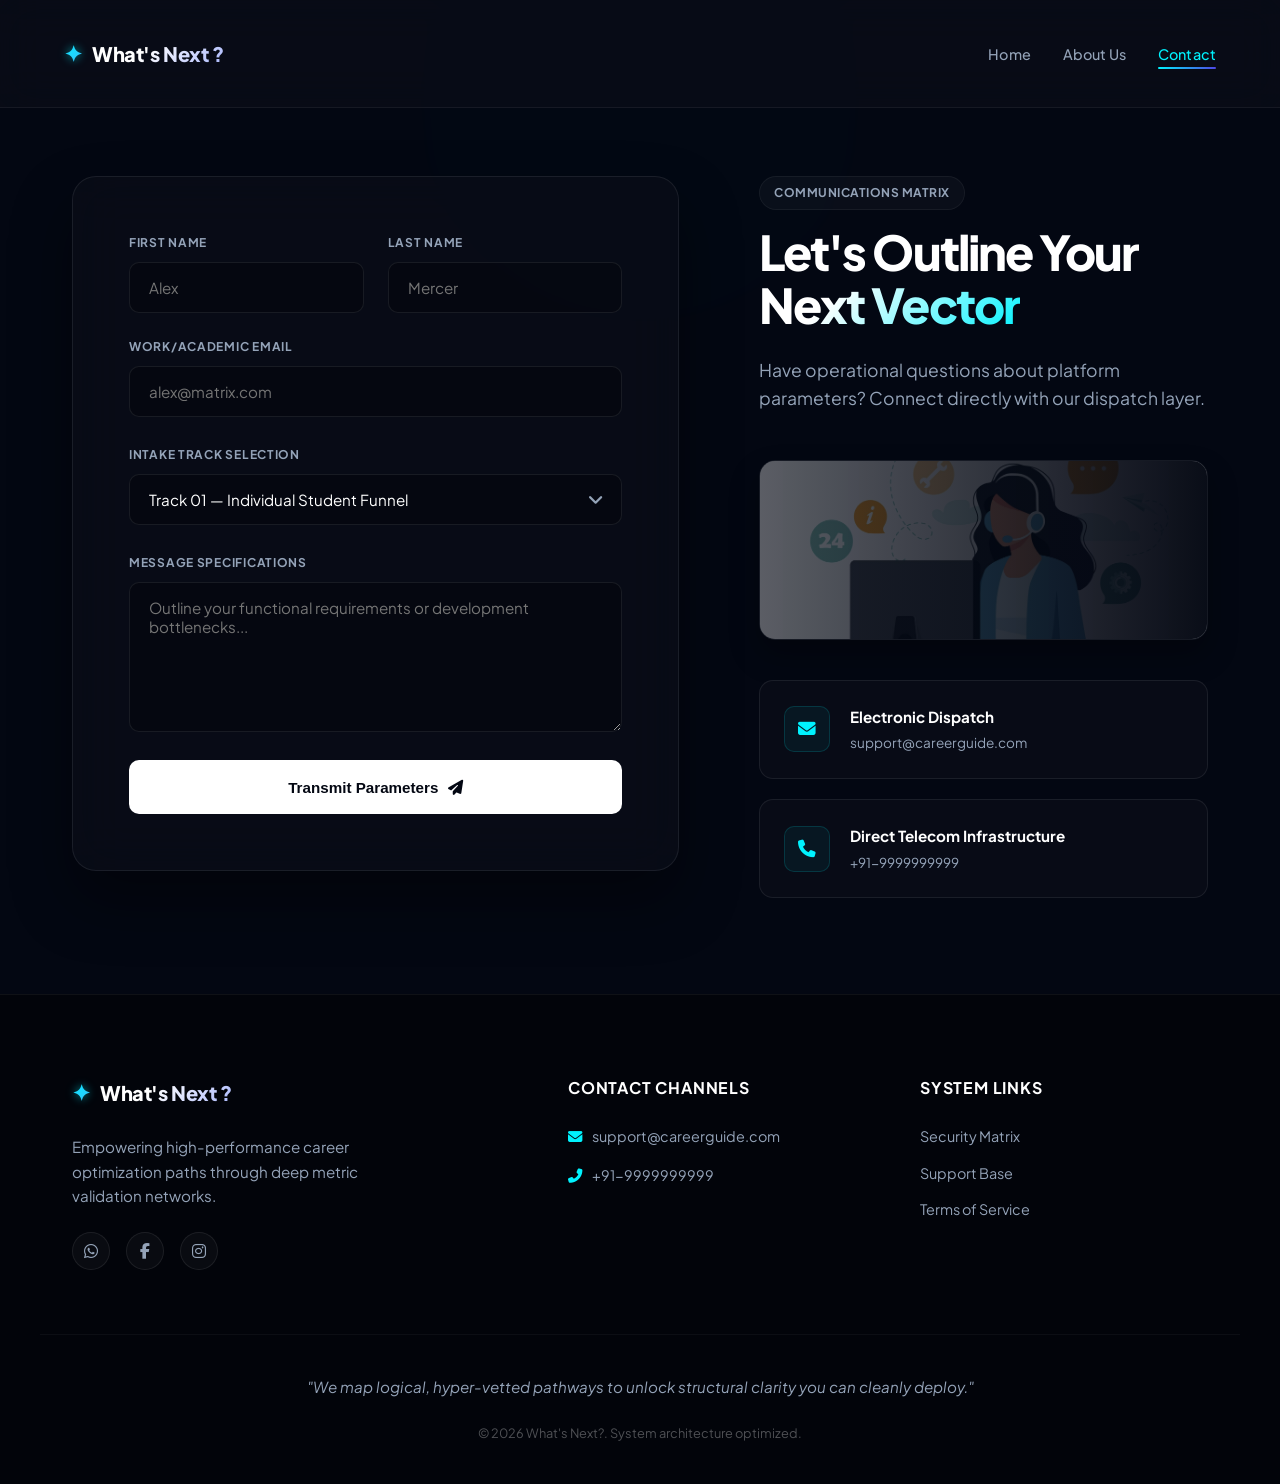
<file: contact.html>
<!DOCTYPE html>
<html lang="en">
<head>
  <meta charset="UTF-8" />
  <meta name="viewport" content="width=device-width, initial-scale=1.0"/>
  <title>Contact Us — Secure Communications Matrix | What's Next ?</title>
  <link rel="stylesheet" href="styles.css"/>
  <link rel="preconnect" href="https://fonts.googleapis.com">
  <link rel="preconnect" href="https://fonts.gstatic.com" crossorigin>
  <link href="https://fonts.googleapis.com/css2?family=Plus+Jakarta+Sans:wght@400;500;600;700;800&display=swap" rel="stylesheet">
  <link rel="stylesheet" href="https://cdnjs.cloudflare.com/ajax/libs/font-awesome/6.5.0/css/all.min.css">
  <style>
    :root {
      --bg-dark-absolute: #030712;
      --text-secondary: #94a3b8;
      --border-glow-low: rgba(255, 255, 255, 0.08);
      --bg-glass-panel: rgba(11, 15, 25, 0.65);
      --bg-glass-hover: rgba(255, 255, 255, 0.03);
      --neon-cyan: #00f2fe;
    }

    body {
      background-color: var(--bg-dark-absolute);
      font-family: 'Plus Jakarta Sans', sans-serif;
      margin: 0;
      color: #fff;
    }

    /* ==========================================================================
       SYNCHRONIZED PREMIUM NAVIGATION INTERFACE COMPONENT
       ========================================================================== */
    .main-header {
      position: fixed;
      top: 0;
      left: 0;
      width: 100%;
      z-index: 1000;
      background: rgba(11, 15, 25, 0.65);
      backdrop-filter: blur(20px);
      -webkit-backdrop-filter: blur(20px);
      border-bottom: 1px solid rgba(255, 255, 255, 0.06);
      transition: all 0.4s ease;
    }

    .main-header.scrolled {
      background: rgba(7, 10, 17, 0.85);
      border-bottom: 1px solid rgba(0, 242, 254, 0.15);
      box-shadow: 0 10px 30px rgba(0, 0, 0, 0.5);
    }

    .nav-container {
      display: flex;
      align-items: center;
      justify-content: space-between;
      padding: 18px 24px;
      max-width: 1200px;
      margin: 0 auto;
    }

    .logo-wrapper {
      display: flex;
      align-items: center;
      gap: 10px;
      text-decoration: none;
    }

    .logo-icon {
      font-size: 1.4rem;
      color: var(--neon-cyan);
      animation: pulseGlow 3s infinite ease-in-out;
      text-shadow: 0 0 10px rgba(0, 242, 254, 0.6);
    }

    .logo {
      font-size: 1.25rem;
      font-weight: 800;
      letter-spacing: -0.02em;
      color: #ffffff;
      margin: 0;
      background: linear-gradient(135deg, #ffffff 40%, #a5b4fc 100%);
      -webkit-background-clip: text;
      -webkit-text-fill-color: transparent;
    }

    .nav-links {
      display: flex;
      align-items: center;
      gap: 32px;
      list-style: none;
      margin: 0;
      padding: 0;
    }

    .nav-links a {
      position: relative;
      font-size: 0.9rem;
      font-weight: 500;
      color: #94a3b8;
      text-decoration: none;
      letter-spacing: 0.01em;
      padding: 6px 0;
      transition: color 0.3s ease;
    }

    .nav-links a:hover,
    .nav-links a.active {
      color: #00f2fe;
    }

    .nav-links a::after {
      content: '';
      position: absolute;
      bottom: 0;
      left: 0;
      width: 100%;
      height: 2px;
      background: linear-gradient(90deg, #00f2fe, #4f46e5);
      transform: scaleX(0);
      transform-origin: right;
      transition: transform 0.3s ease;
      border-radius: 2px;
    }

    .nav-links a:hover::after,
    .nav-links a.active::after {
      transform: scaleX(1);
      transform-origin: left;
    }

    .mobile-nav-toggle {
      display: none;
      background: none;
      border: none;
      cursor: pointer;
      padding: 4px;
      z-index: 1010;
    }

    .mobile-nav-toggle .hamburger-line {
      display: block;
      width: 22px;
      height: 2px;
      margin: 5px auto;
      background-color: #ffffff;
      transition: all 0.3s ease-in-out;
      border-radius: 2px;
    }

    @keyframes pulseGlow {
      0%, 100% { transform: scale(1); filter: drop-shadow(0 0 2px rgba(0,242,254,0.4)); }
      50% { transform: scale(1.12); filter: drop-shadow(0 0 12px rgba(0,242,254,0.8)); }
    }

    @media (max-width: 768px) {
      .mobile-nav-toggle {
        display: block;
      }

      .mobile-nav-toggle.is-open .hamburger-line:nth-child(1) {
        transform: translateY(7px) rotate(45deg);
        background-color: #00f2fe;
      }
      .mobile-nav-toggle.is-open .hamburger-line:nth-child(2) {
        opacity: 0;
      }
      .mobile-nav-toggle.is-open .hamburger-line:nth-child(3) {
        transform: translateY(-7px) rotate(-45deg);
        background-color: #00f2fe;
      }

      .nav-links {
        position: fixed;
        top: 0;
        right: 0;
        width: 280px;
        height: 100vh;
        background: rgba(7, 10, 17, 0.96);
        backdrop-filter: blur(24px);
        -webkit-backdrop-filter: blur(24px);
        border-left: 1px solid rgba(255, 255, 255, 0.08);
        flex-direction: column;
        align-items: flex-start;
        justify-content: flex-start;
        padding: 100px 40px 40px 40px;
        gap: 28px;
        transform: translateX(100%);
        transition: transform 0.4s cubic-bezier(0.16, 1, 0.3, 1);
        box-shadow: -10px 0 40px rgba(0, 0, 0, 0.6);
      }

      .nav-links.is-open {
        transform: translateX(0);
      }

      .nav-links a {
        font-size: 1.05rem;
        width: 100%;
        display: block;
      }
    }

    /* ==========================================================================
       INTERFACE ARCHITECTURAL GRID MODIFICATIONS
       ========================================================================== */
    .contact-hero {
      position: relative;
      padding: 11rem 0 6rem 0;
      overflow: hidden;
    }
    
    .contact-split-grid {
      display: grid;
      grid-template-columns: 1.15fr 0.85fr;
      gap: 5rem;
      align-items: start;
      max-width: 1200px;
      margin: 0 auto;
      padding: 0 2rem;
    }

    .contact-info-panel {
      position: sticky;
      top: 140px;
    }

    .contact-title h2 {
      font-size: 3rem;
      font-weight: 800;
      letter-spacing: -0.04em;
      line-height: 1.1;
      color: #fff;
      margin-top: 1rem;
    }

    .gradient-text {
      background: linear-gradient(135deg, #fff 30%, var(--neon-cyan) 100%);
      -webkit-background-clip: text;
      -webkit-text-fill-color: transparent;
    }

    .contact-title p {
      color: var(--text-secondary);
      margin: 1.5rem 0 3rem 0;
      font-size: 1.1rem;
      line-height: 1.6;
    }
    
    .contact-banner-graphic-frame {
      width: 100%;
      height: 180px;
      border-radius: 16px;
      overflow: hidden;
      margin-bottom: 2.5rem;
      border: 1px solid var(--border-glow-low);
      position: relative;
      box-shadow: 0 15px 30px rgba(0, 0, 0, 0.3);
    }

    .contact-banner-graphic-frame::after {
      content: '';
      position: absolute;
      inset: 0;
      background: linear-gradient(to left, rgba(3,7,18,0.95), rgba(3,7,18,0.3));
    }

    .contact-banner-img {
      width: 100%;
      height: 100%;
      object-fit: cover;
      opacity: 0.5;
      filter: saturate(0.85) contrast(1.1);
      transition: transform 0.6s cubic-bezier(0.16, 1, 0.3, 1);
    }

    .contact-banner-graphic-frame:hover .contact-banner-img {
      transform: scale(1.04);
    }

    .comms-channels-list {
      display: flex;
      flex-direction: column;
      gap: 1.25rem;
    }

    .channel-card {
      background: var(--bg-glass-panel);
      border: 1px solid var(--border-glow-low);
      padding: 1.5rem;
      border-radius: 14px;
      display: flex;
      align-items: center;
      gap: 1.25rem;
      transition: all 0.3s cubic-bezier(0.16, 1, 0.3, 1);
      text-decoration: none;
      backdrop-filter: blur(12px);
      -webkit-backdrop-filter: blur(12px);
    }

    .channel-card:hover {
      background: var(--bg-glass-hover);
      border-color: rgba(0, 242, 254, 0.3);
      transform: translateX(6px);
      box-shadow: 0 10px 25px rgba(0, 242, 254, 0.05);
    }

    .channel-icon-shield {
      width: 46px;
      height: 46px;
      border-radius: 10px;
      background: rgba(0, 242, 254, 0.05);
      border: 1px solid rgba(0, 242, 254, 0.15);
      display: flex;
      align-items: center;
      justify-content: center;
      color: var(--neon-cyan);
      font-size: 1.1rem;
      transition: all 0.3s ease;
    }

    .channel-card:hover .channel-icon-shield {
      background: var(--neon-cyan);
      color: #030712;
      box-shadow: 0 0 15px rgba(0, 242, 254, 0.4);
    }

    .channel-details h4 {
      font-size: 0.95rem;
      color: #fff;
      font-weight: 700;
      margin: 0 0 0.2rem 0;
    }

    .channel-details p {
      font-size: 0.85rem;
      color: var(--text-secondary);
      margin: 0;
    }
    
    /* MODERN FORM CONTROL CONTAINER */
    .premium-form-container {
      background: var(--bg-glass-panel);
      border: 1px solid var(--border-glow-low);
      border-radius: 24px;
      padding: 3.5rem;
      backdrop-filter: blur(24px);
      -webkit-backdrop-filter: blur(24px);
      box-shadow: 0 30px 60px rgba(0,0,0,0.4);
    }

    .form-group-row {
      display: grid;
      grid-template-columns: 1fr 1fr;
      gap: 1.5rem;
      margin-bottom: 1.5rem;
    }

    .form-field-wrapper {
      display: flex;
      flex-direction: column;
      gap: 0.6rem;
      margin-bottom: 1.75rem;
    }

    .form-field-wrapper.no-margin {
      margin-bottom: 0;
    }

    .form-field-wrapper label {
      font-size: 0.75rem;
      font-weight: 700;
      letter-spacing: 0.06em;
      text-transform: uppercase;
      color: var(--text-secondary);
    }

    .premium-input {
      background: rgba(0, 0, 0, 0.25);
      border: 1px solid var(--border-glow-low);
      border-radius: 10px;
      padding: 0.95rem 1.2rem;
      color: #fff;
      font-family: inherit;
      font-size: 0.95rem;
      transition: all 0.3s cubic-bezier(0.16, 1, 0.3, 1);
      width: 100%;
      box-sizing: border-box;
    }

    .premium-input:focus {
      outline: none;
      border-color: var(--neon-cyan);
      box-shadow: 0 0 0 3px rgba(0, 242, 254, 0.12);
      background: rgba(0, 0, 0, 0.45);
    }
    
    .custom-select-wrapper {
      position: relative;
      width: 100%;
    }

    .custom-select-wrapper select.premium-input {
      appearance: none;
      -webkit-appearance: none;
      -moz-appearance: none;
      padding-right: 3rem;
    }

    .custom-select-wrapper::after {
      content: '\f107';
      font-family: 'Font Awesome 6 Free';
      font-weight: 900;
      position: absolute;
      right: 1.2rem;
      top: 50%;
      transform: translateY(-50%);
      color: #94a3b8;
      font-size: 1.1rem;
      pointer-events: none;
      transition: color 0.3s ease, transform 0.3s ease;
    }

    .custom-select-wrapper:focus-within::after {
      color: var(--neon-cyan);
      transform: translateY(-50%) rotate(180deg);
    }

    .premium-input option {
      background: #0b0f19;
      color: #fff;
    }

    textarea.premium-input {
      resize: vertical;
      min-height: 150px;
    }

    .submit-glow-btn {
      width: 100%;
      background: #fff;
      color: #030712;
      border: 1px solid transparent;
      padding: 1.1rem;
      border-radius: 10px;
      font-weight: 700;
      font-size: 0.95rem;
      cursor: pointer;
      display: flex;
      align-items: center;
      justify-content: center;
      gap: 0.6rem;
      transition: all 0.3s cubic-bezier(0.16, 1, 0.3, 1);
      margin-top: 1rem;
    }

    .submit-glow-btn:hover {
      background: var(--neon-cyan);
      box-shadow: 0 15px 30px rgba(0, 242, 254, 0.25);
      transform: translateY(-2px);
    }

    .submit-glow-btn i {
      transition: transform 0.3s ease;
    }

    .submit-glow-btn:hover i {
      transform: translateX(4px) translateY(-2px);
    }

    .pill-badge {
      display: inline-block;
      padding: 0.4rem 0.9rem;
      border-radius: 20px;
      font-size: 0.75rem;
      font-weight: 700;
      letter-spacing: 0.04em;
      text-transform: uppercase;
    }

    /* FOOTER STYLING CONFIG */
    .main-footer {
      border-top: 1px solid rgba(255, 255, 255, 0.05);
      background: #02040a;
      padding: 5rem 0 2.5rem 0;
    }

    .footer-content-grid {
      display: grid;
      grid-template-columns: 1.5fr 1fr 1fr;
      gap: 4rem;
      max-width: 1200px;
      margin: 0 auto;
      padding: 0 2rem 4rem 2rem;
    }

    .footer-brand-column p {
      color: var(--text-secondary);
      font-size: 0.95rem;
      line-height: 1.6;
      margin: 1.5rem 0;
    }

    .footer-social-tray {
      display: flex;
      gap: 1rem;
    }

    .social-icon-link {
      width: 38px;
      height: 38px;
      border-radius: 50%;
      background: rgba(255,255,255,0.03);
      border: 1px solid rgba(255,255,255,0.08);
      display: flex;
      align-items: center;
      justify-content: center;
      color: var(--text-secondary);
      text-decoration: none;
      transition: all 0.3s ease;
    }

    .social-icon-link:hover {
      color: #fff;
      border-color: rgba(255,255,255,0.2);
      background: rgba(255,255,255,0.06);
    }

    .footer-links-column h3 {
      font-size: 1rem;
      font-weight: 700;
      color: #fff;
      margin-bottom: 1.5rem;
    }

    .footer-links-column p {
      color: var(--text-secondary);
      font-size: 0.9rem;
      margin-bottom: 1rem;
    }

    .footer-links-column i {
      color: var(--neon-cyan);
      margin-right: 0.5rem;
    }

    .footer-links-column ul {
      list-style: none;
      padding: 0;
      margin: 0;
    }

    .footer-links-column li {
      margin-bottom: 0.85rem;
    }

    .footer-links-column a {
      color: var(--text-secondary);
      text-decoration: none;
      font-size: 0.9rem;
      transition: color 0.3s ease;
    }

    .footer-links-column a:hover {
      color: #fff;
    }

    .footer-bottom-meta {
      max-width: 1200px;
      margin: 0 auto;
      padding: 2.5rem 2rem 0 2rem;
      border-top: 1px solid rgba(255, 255, 255, 0.04);
      display: flex;
      flex-direction: column;
      align-items: center;
      text-align: center;
    }

    .slogan-text {
      color: var(--text-secondary);
      font-style: italic;
      font-size: 0.95rem;
      margin-bottom: 1.5rem;
    }

    .legal-row p {
      color: rgba(255,255,255,0.3);
      font-size: 0.8rem;
      margin: 0;
    }

    /* SCROLL ANIMATION MASKS */
    .reveal-on-scroll {
      opacity: 0;
      transform: translateY(20px);
      transition: opacity 0.8s ease, transform 0.8s ease;
    }

    .reveal-on-scroll.visible {
      opacity: 1;
      transform: translateY(0);
    }

    /* RESPONSIVE BREAKPOINT SYSTEMS */
    @media (max-width: 968px) {
      .contact-split-grid { 
        grid-template-columns: 1fr; 
        gap: 4rem; 
      }
      .contact-info-panel { 
        position: static; 
        order: 1;
      }
      .premium-form-container { 
        padding: 2.5rem; 
        order: 0;
      }
      .footer-content-grid {
        grid-template-columns: 1fr;
        gap: 2.5rem;
      }
    }

    @media (max-width: 480px) {
      .form-group-row { grid-template-columns: 1fr; gap: 1.5rem; }
      .premium-form-container { padding: 1.75rem; }
      .contact-title h2 { font-size: 2.25rem; }
    }
  </style>
</head>
<body>

  <header class="main-header" id="navbar">
    <div class="nav-container">
      <a href="home.html" class="logo-wrapper">
        <span class="logo-icon">✦</span>
        <h1 class="logo">What's Next ?</h1>
      </a>
      
      <button class="mobile-nav-toggle" id="mobileMenuBtn" aria-label="Toggle navigation drawer menu">
        <span class="hamburger-line"></span>
        <span class="hamburger-line"></span>
        <span class="hamburger-line"></span>
      </button>

      <nav class="nav">
        <ul class="nav-links" id="navLinks">
          <li><a href="index.html">Home</a></li>
          <li><a href="about_us.html">About Us</a></li>
          <li><a href="contact.html" class="active">Contact</a></li>
        </ul>
      </nav>
    </div>
  </header>

  <section class="contact-hero">
    <div class="hero-glow-layer">
      <div class="radial-glow color-cyan" style="position: absolute; top: -20%; left: 50%; width: 600px; height: 600px; background: radial-gradient(circle, rgba(0,242,254,0.08) 0%, transparent 70%); transform: translate(-50%, 0);"></div>
    </div>

    <div class="container contact-split-grid">
      
      <div class="premium-form-container reveal-on-scroll">
        
        <form action="https://api.web3forms.com/submit" method="POST" id="intakeForm">
          <input type="hidden" name="access_key" value="5a1fd320-deaa-406a-b844-7ad7f49fa18e">

          <input type="hidden" name="subject" value="New Secure Intake Parameters Logged">
          <input type="hidden" name="redirect" value="">

          <div class="form-group-row">
            <div class="form-field-wrapper no-margin">
              <label for="firstName">First Name</label>
              <input type="text" id="firstName" name="First Name" class="premium-input" placeholder="Alex" required />
            </div>
            <div class="form-field-wrapper no-margin">
              <label for="lastName">Last Name</label>
              <input type="text" id="lastName" name="Last Name" class="premium-input" placeholder="Mercer" required />
            </div>
          </div>

          <div class="form-field-wrapper">
            <label for="emailAddress">Work/Academic Email</label>
            <input type="email" id="emailAddress" name="Email Address" class="premium-input" placeholder="alex@matrix.com" required />
          </div>

          <div class="form-field-wrapper">
            <label for="trackTarget">Intake Track Selection</label>
            <div class="custom-select-wrapper">
              <select id="trackTarget" name="Selected Track Route" class="premium-input">
                <option value="student">Track 01 — Individual Student Funnel</option>
                <option value="institution">Track 02 — Academic Institution Integration</option>
                <option value="professional">Track 03 — Corporate Pivot Architecture</option>
                <option value="other">General Operational Query</option>
              </select>
            </div>
          </div>

          <div class="form-field-wrapper">
            <label for="messageBody">Message Specifications</label>
            <textarea id="messageBody" name="Functional Requirements" class="premium-input" placeholder="Outline your functional requirements or development bottlenecks..." required></textarea>
          </div>

          <button type="submit" class="submit-glow-btn" id="submitBtn">
            <span id="btnText">Transmit Parameters</span> 
            <i class="fa-solid fa-paper-plane" id="btnIcon"></i>
          </button>
        </form>
      </div>

      <div class="contact-info-panel reveal-on-scroll">
        <div class="contact-title">
          <span class="pill-badge" style="color: #94a3b8; background: rgba(255,255,255,0.03); border: 1px solid rgba(255,255,255,0.05)">Communications Matrix</span>
          <h2>Let's Outline Your <span class="gradient-text">Next Vector</span></h2>
          <p>Have operational questions about platform parameters? Connect directly with our dispatch layer.</p>
        </div>

        <div class="contact-banner-graphic-frame">
          <img src="templates/images/contact_us.jpeg" alt="Global Strategic Comm Channels Network" class="contact-banner-img">
        </div>

        <div class="comms-channels-list">
          <a href="mailto:support@careerguide.com" class="channel-card">
            <div class="channel-icon-shield"><i class="fa-solid fa-envelope"></i></div>
            <div class="channel-details">
              <h4>Electronic Dispatch</h4>
              <p>support@careerguide.com</p>
            </div>
          </a>
          
          <a href="tel:+919999999999" class="channel-card">
            <div class="channel-icon-shield"><i class="fa-solid fa-phone"></i></div>
            <div class="channel-details">
              <h4>Direct Telecom Infrastructure</h4>
              <p>+91-9999999999</p>
            </div>
          </a>
        </div>
      </div>

    </div>
  </section>

  <footer class="main-footer">
    <div class="container footer-content-grid">
      <div class="footer-brand-column">
        <div class="logo-wrapper">
          <span class="logo-icon">✦</span>
          <span class="logo">What's Next ?</span>
        </div>
        <p class="footer-mission">Empowering high-performance career optimization paths through deep metric validation networks.</p>
        <div class="footer-social-tray">
          <a href="#" class="social-icon-link"><i class="fab fa-whatsapp"></i></a>
          <a href="#" class="social-icon-link"><i class="fab fa-facebook-f"></i></a>
          <a href="#" class="social-icon-link"><i class="fab fa-instagram"></i></a>
        </div>
      </div>
      
      <div class="footer-links-column">
        <h3>Contact Channels</h3>
        <p><i class="fas fa-envelope"></i> support@careerguide.com</p>
        <p><i class="fas fa-phone-alt"></i> +91-9999999999</p>
      </div>
      
      <div class="footer-links-column">
        <h3>System Links</h3>
        <ul>
          <li><a href="#">Security Matrix</a></li>
          <li><a href="#">Support Base</a></li>
          <li><a href="#">Terms of Service</a></li>
        </ul>
      </div>
    </div>
    
    <div class="container footer-bottom-meta">
      <p class="slogan-text">"We map logical, hyper-vetted pathways to unlock structural clarity you can cleanly deploy."</p>
      <div class="legal-row">
        <p>&copy; 2026 What's Next?. System architecture optimized.</p>
      </div>
    </div>
  </footer>

  <script>
    document.addEventListener("DOMContentLoaded", () => {
      // 1. Dynamic Fixed Navbar Scroll Mechanics
      const navbar = document.getElementById('navbar');
      window.addEventListener('scroll', () => {
        if (window.scrollY > 40) {
          navbar.classList.add('scrolled');
        } else {
          navbar.classList.remove('scrolled');
        }
      });

      // 2. Mobile Drawer Menu Logic Toggle
      const mobileMenuBtn = document.getElementById('mobileMenuBtn');
      const navLinks = document.getElementById('navLinks');

      mobileMenuBtn.addEventListener('click', () => {
        mobileMenuBtn.classList.toggle('is-open');
        navLinks.classList.toggle('is-open');
      });

      document.querySelectorAll('.nav-links a').forEach(link => {
        link.addEventListener('click', () => {
          mobileMenuBtn.classList.remove('is-open');
          navLinks.classList.remove('is-open');
        });
      });

      // 3. High Performance Scroll Animation Pipeline
      const targets = document.querySelectorAll('.reveal-on-scroll');
      const observer = new IntersectionObserver((entries) => {
        entries.forEach(entry => {
          if (entry.isIntersecting) {
            entry.target.classList.add('visible');
            observer.unobserve(entry.target);
          }
        });
      }, { threshold: 0.08 });
      targets.forEach(t => observer.observe(t));

      // 4. Asynchronous Form Engine Pipeline Integration
      const form = document.getElementById('intakeForm');
      const submitBtn = document.getElementById('submitBtn');
      const btnText = document.getElementById('btnText');
      const btnIcon = document.getElementById('btnIcon');

      form.addEventListener('submit', function(e) {
        e.preventDefault(); // HALT template redirection mechanics
        
        // Lock interactive triggers & apply pending styles
        submitBtn.style.pointerEvents = 'none';
        submitBtn.style.background = 'rgba(0, 242, 254, 0.15)';
        submitBtn.style.color = '#00f2fe';
        submitBtn.style.borderColor = '#00f2fe';
        btnText.textContent = "Encrypting Stream...";
        btnIcon.className = "fa-solid fa-circle-notch fa-spin";

        const formData = new FormData(form);
        const jsonObject = Object.fromEntries(formData.entries());

        // Dispatch data to serverless cloud processing network
        fetch('https://api.web3forms.com/submit', {
          method: 'POST',
          headers: {
            'Content-Type': 'application/json',
            'Accept': 'application/json'
          },
          body: JSON.stringify(jsonObject)
        })
        .then(async (response) => {
          let res = await response.json();
          if (response.status === 200) {
            // Processing parameters confirmed successfully
            btnText.textContent = "Parameters Transmitted";
            btnIcon.className = "fa-solid fa-check";
            submitBtn.style.background = 'rgba(16, 185, 129, 0.15)';
            submitBtn.style.color = '#10b981';
            submitBtn.style.borderColor = '#10b981';
            form.reset(); // Wipe all matrix fields cleanly
          } else {
            console.error('System validation drop:', res);
            btnText.textContent = "Transmission Fault";
            btnIcon.className = "fa-solid fa-triangle-exclamation";
            submitBtn.style.background = 'rgba(239, 68, 68, 0.15)';
            submitBtn.style.color = '#ef4444';
            submitBtn.style.borderColor = '#ef4444';
          }
        })
        .catch(error => {
          console.error('Network infrastructure error:', error);
          btnText.textContent = "Offline Fault";
          btnIcon.className = "fa-solid fa-wifi";
          submitBtn.style.background = 'rgba(239, 68, 68, 0.15)';
          submitBtn.style.color = '#ef4444';
          submitBtn.style.borderColor = '#ef4444';
        })
        .finally(() => {
          // Re-arm interactive interface after 4 seconds cool-down loop
          setTimeout(() => {
            submitBtn.style.pointerEvents = 'auto';
            submitBtn.style.background = '#fff';
            submitBtn.style.color = '#030712';
            submitBtn.style.borderColor = 'transparent';
            btnText.textContent = "Transmit Parameters";
            btnIcon.className = "fa-solid fa-paper-plane";
          }, 4000);
        });
      });
    });
  </script>
</body>
</html>
</file>
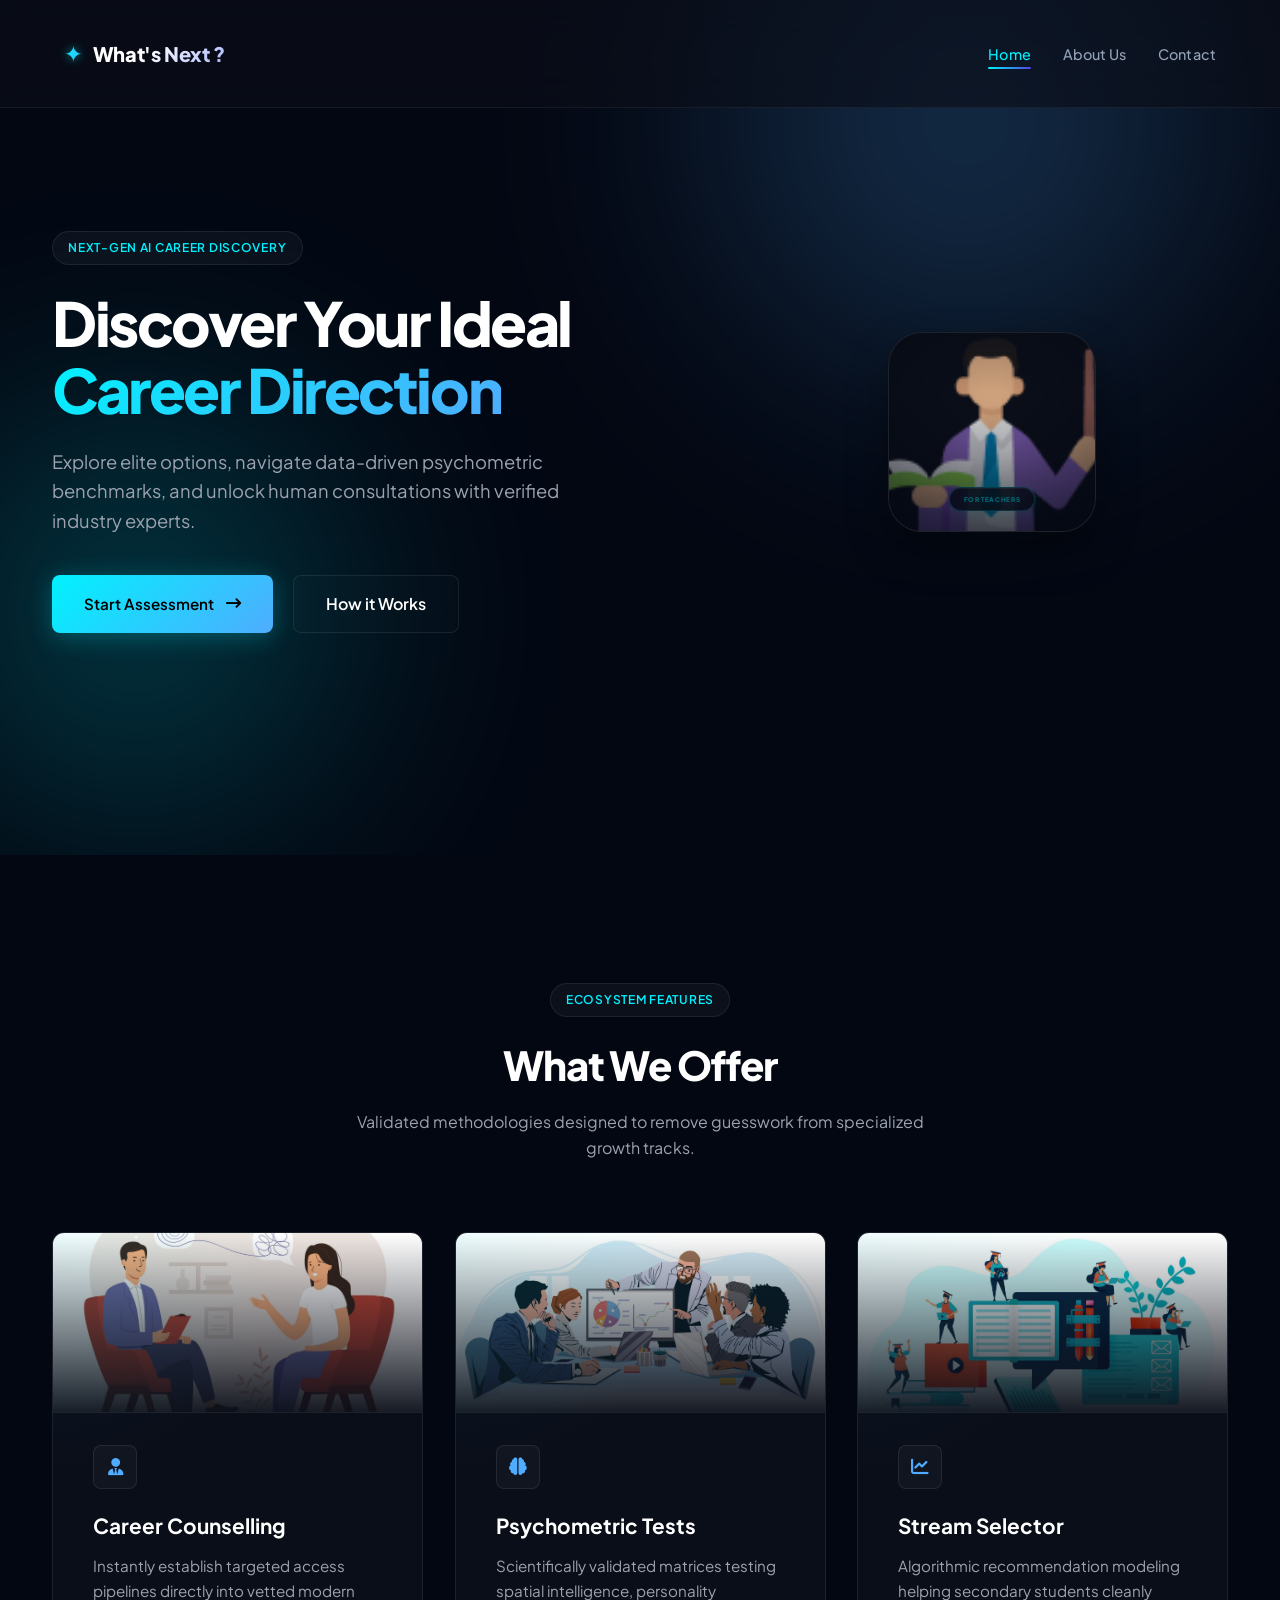
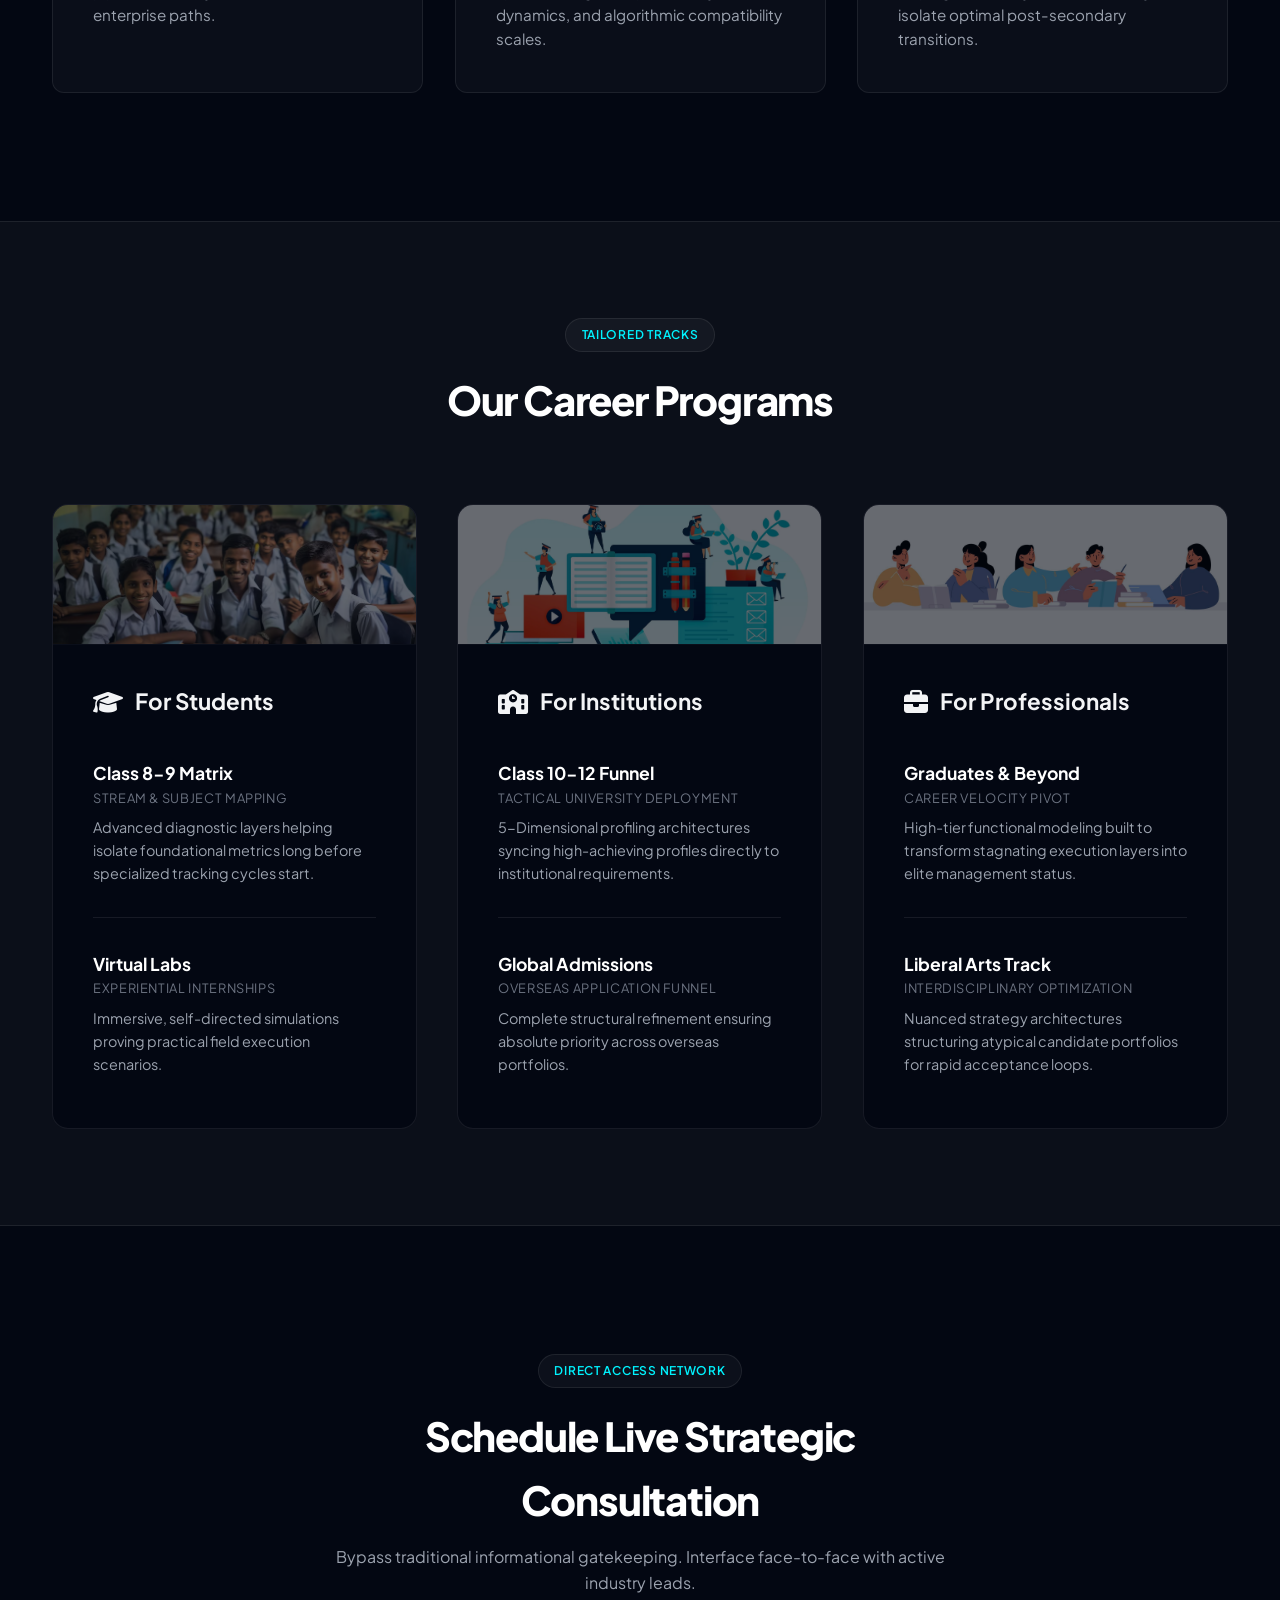
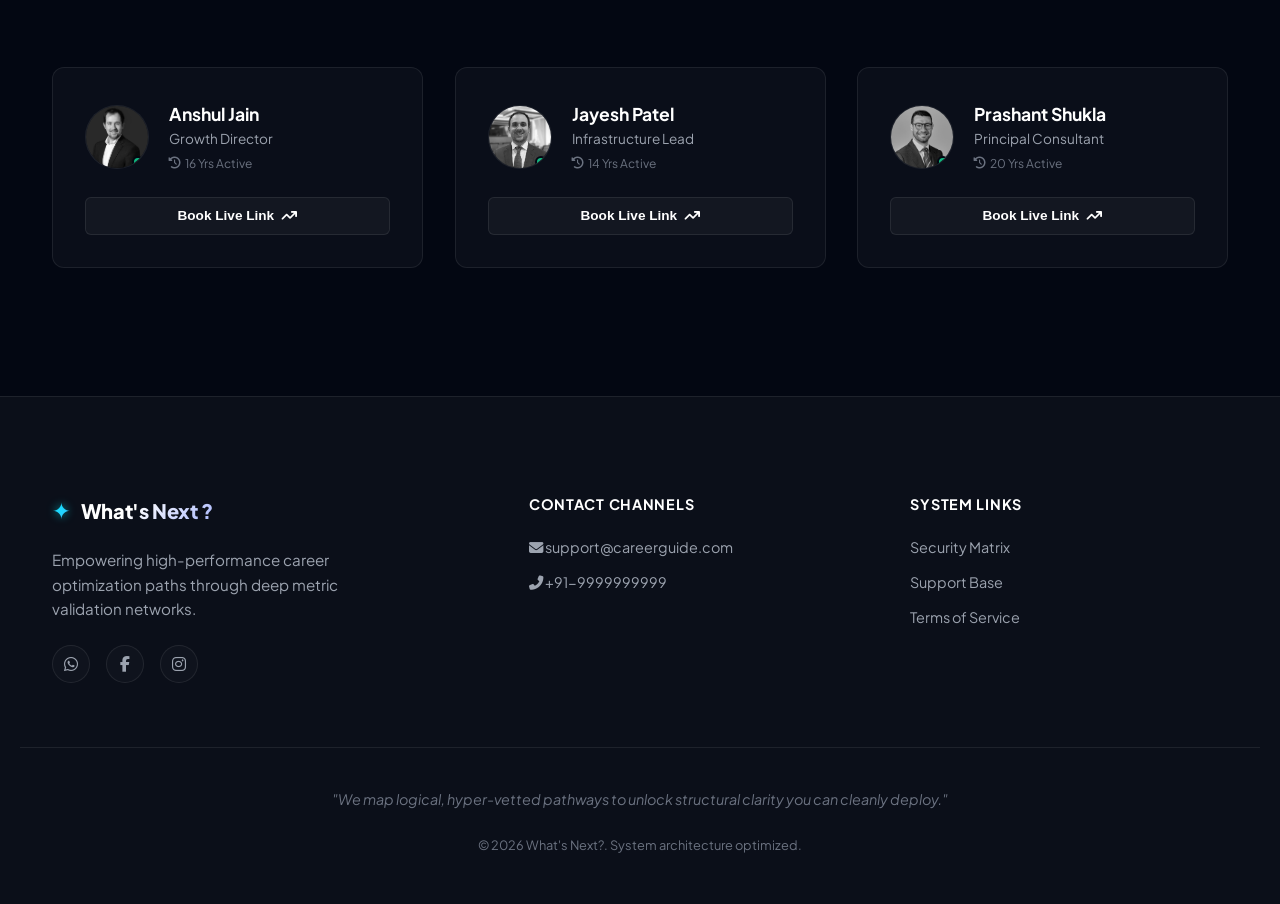
<file: home.html>
<!DOCTYPE html>
<html lang="en">
<head>
  <meta charset="UTF-8" />
  <meta name="viewport" content="width=device-width, initial-scale=1.0"/>
  <title>What's Next? — Premium Career Navigation Intelligence</title>
  <link rel="stylesheet" href="styles.css"/>
  <link rel="preconnect" href="https://fonts.googleapis.com">
  <link rel="preconnect" href="https://fonts.gstatic.com" crossorigin>
  <link href="https://fonts.googleapis.com/css2?family=Plus+Jakarta+Sans:wght@400;500;600;700;800&display=swap" rel="stylesheet">
  <link rel="stylesheet" href="https://cdnjs.cloudflare.com/ajax/libs/font-awesome/6.5.0/css/all.min.css">
  <style>
    /* ==========================================================================
       UPDATED PREMIUM NAVIGATION INTERFACE COMPONENT
       ========================================================================== */
    .main-header {
      position: fixed;
      top: 0;
      left: 0;
      width: 100%;
      z-index: 1000;
      background: rgba(11, 15, 25, 0.65);
      backdrop-filter: blur(20px);
      -webkit-backdrop-filter: blur(20px);
      border-bottom: 1px solid rgba(255, 255, 255, 0.06);
      transition: all 0.4s ease;
    }

    .main-header.scrolled {
      background: rgba(7, 10, 17, 0.85);
      border-bottom: 1px solid rgba(0, 242, 254, 0.15);
      box-shadow: 0 10px 30px rgba(0, 0, 0, 0.5);
    }

    .nav-container {
      display: flex;
      align-items: center;
      justify-content: space-between;
      padding: 18px 24px;
      max-width: 1200px;
      margin: 0 auto;
    }

    .logo-wrapper {
      display: flex;
      align-items: center;
      gap: 10px;
      text-decoration: none;
    }

    .logo-icon {
      font-size: 1.4rem;
      color: #00f2fe;
      animation: pulseGlow 3s infinite ease-in-out;
      text-shadow: 0 0 10px rgba(0, 242, 254, 0.6);
    }

    .logo {
      font-size: 1.25rem;
      font-weight: 800;
      letter-spacing: -0.02em;
      color: #ffffff;
      margin: 0;
      background: linear-gradient(135deg, #ffffff 40%, #a5b4fc 100%);
      -webkit-background-clip: text;
      -webkit-text-fill-color: transparent;
    }

    .nav-links {
      display: flex;
      align-items: center;
      gap: 32px;
      list-style: none;
      margin: 0;
      padding: 0;
    }

    .nav-links a {
      position: relative;
      font-size: 0.9rem;
      font-weight: 500;
      color: #94a3b8;
      text-decoration: none;
      letter-spacing: 0.01em;
      padding: 6px 0;
      transition: color 0.3s ease;
    }

    .nav-links a:hover,
    .nav-links a.active {
      color: #00f2fe;
    }

    /* Elegant sliding indicator line underneath links */
    .nav-links a::after {
      content: '';
      position: absolute;
      bottom: 0;
      left: 0;
      width: 100%;
      height: 2px;
      background: linear-gradient(90deg, #00f2fe, #4f46e5);
      transform: scaleX(0);
      transform-origin: right;
      transition: transform 0.3s ease;
      border-radius: 2px;
    }

    .nav-links a:hover::after,
    .nav-links a.active::after {
      transform: scaleX(1);
      transform-origin: left;
    }

    /* Mobile Hamburger Trigger */
    .mobile-nav-toggle {
      display: none;
      background: none;
      border: none;
      cursor: pointer;
      padding: 4px;
      z-index: 1010;
    }

    .mobile-nav-toggle .hamburger-line {
      display: block;
      width: 22px;
      height: 2px;
      margin: 5px auto;
      background-color: #ffffff;
      transition: all 0.3s ease-in-out;
      border-radius: 2px;
    }

    @keyframes pulseGlow {
      0%, 100% { transform: scale(1); filter: drop-shadow(0 0 2px rgba(0,242,254,0.4)); }
      50% { transform: scale(1.12); filter: drop-shadow(0 0 12px rgba(0,242,254,0.8)); }
    }

    /* Responsive Mobile Overrides */
    @media (max-width: 768px) {
      .mobile-nav-toggle {
        display: block;
      }

      .mobile-nav-toggle.is-open .hamburger-line:nth-child(1) {
        transform: translateY(7px) rotate(45deg);
        background-color: #00f2fe;
      }
      .mobile-nav-toggle.is-open .hamburger-line:nth-child(2) {
        opacity: 0;
      }
      .mobile-nav-toggle.is-open .hamburger-line:nth-child(3) {
        transform: translateY(-7px) rotate(-45deg);
        background-color: #00f2fe;
      }

      .nav-links {
        position: fixed;
        top: 0;
        right: 0;
        width: 280px;
        height: 100vh;
        background: rgba(7, 10, 17, 0.96);
        backdrop-filter: blur(24px);
        -webkit-backdrop-filter: blur(24px);
        border-left: 1px solid rgba(255, 255, 255, 0.08);
        flex-direction: column;
        align-items: flex-start;
        justify-content: flex-start;
        padding: 100px 40px 40px 40px;
        gap: 28px;
        transform: translateX(100%);
        transition: transform 0.4s cubic-bezier(0.16, 1, 0.3, 1);
        box-shadow: -10px 0 40px rgba(0, 0, 0, 0.6);
      }

      .nav-links.is-open {
        transform: translateX(0);
      }

      .nav-links a {
        font-size: 1.05rem;
        width: 100%;
        display: block;
      }
    }

    /* Adjusting Hero spacing so content doesn't sit under fixed navbar */
    .hero {
      padding-top: 120px !important;
    }

    /* ==========================================================================
       OPTIMIZED SEAMLESS HERO CAROUSEL COMPONENT (CINEMATIC REFRESH)
       ========================================================================== */
    .hero-carousel-viewport {
      position: relative;
      border-radius: 34px;
      overflow: hidden;
      border: 1px solid rgba(255, 255, 255, 0.08);
      box-shadow: 0 20px 40px rgba(0, 0, 0, 0.4);
      background: #0b0f19;
      width: 44%;
      max-width: 480px;
      height: 200px;
      margin: 0 auto;
      align-self: center;
    }

    .hero-carousel-viewport::after {
      content: '';
      position: absolute;
      inset: 0;
      background: linear-gradient(to bottom, transparent 30%, rgba(3, 7, 18, 0.6) 100%),
                  radial-gradient(circle at center, transparent 20%, rgba(3, 7, 18, 0.4) 100%);
      pointer-events: none;
      z-index: 3;
    }

    .carousel-track-container {
      width: 100%;
      height: 100%;
      position: relative;
    }

    .carousel-slide-node {
      position: absolute;
      inset: 0;
      width: 100%;
      height: 100%;
      opacity: 0;
      visibility: hidden;
      transition: opacity 0.9s cubic-bezier(0.25, 1, 0.2, 1), 
                  visibility 0.9s cubic-bezier(0.25, 1, 0.2, 1);
      z-index: 1;
    }

    .carousel-slide-node.active-slide {
      opacity: 1;
      visibility: visible;
      z-index: 2;
    }

    .carousel-slide-node img {
      width: 100%;
      height: 100%;
      object-fit: cover;
      display: block;
      opacity: 0;
      transform: scale(1.0);
      filter: saturate(0.85) contrast(1.02) blur(4px);
      transition: transform 4s cubic-bezier(0.25, 1, 0.2, 1),
                  opacity 0.9s cubic-bezier(0.25, 1, 0.2, 1),
                  filter 0.9s cubic-bezier(0.25, 1, 0.2, 1);
    }

    .carousel-slide-node.active-slide img {
      opacity: 0.85;
      transform: scale(1.08);
      filter: saturate(0.95) contrast(1.02) blur(0px);
    }

    .carousel-slide-meta {
      position: absolute;
      inset: 0;
      display: flex;
      align-items: flex-end;
      justify-content: center;
      padding-bottom: 20px;
      z-index: 4;
      pointer-events: none;
      opacity: 0;
      transform: translateY(10px);
      transition: opacity 0.7s cubic-bezier(0.25, 1, 0.2, 1), 
                  transform 0.7s cubic-bezier(0.25, 1, 0.2, 1);
    }

    .carousel-slide-node.active-slide .carousel-slide-meta {
      opacity: 1;
      transform: translateY(0);
      transition-delay: 0.1s;
    }

    .carousel-slide-meta .slide-badge {
      display: inline-block;
      font-size: 0.4rem;
      text-transform: uppercase;
      letter-spacing: 0.1em;
      font-weight: 700;
      color: #00f2fe;
      background: rgba(3, 7, 18, 0.8);
      padding: 6px 14px;
      border-radius: 100px;
      border: 1px solid rgba(0, 242, 254, 0.35);
      backdrop-filter: blur(12px);
      -webkit-backdrop-filter: blur(12px);
      box-shadow: 0 4px 14px rgba(0, 242, 254, 0.15), 
                  inset 0 1px 1px rgba(255, 255, 255, 0.1);
      text-shadow: 0 0 8px rgba(0, 242, 254, 0.4);
    }

    @media (max-width: 1024px) {
      .hero-carousel-viewport {
        height: 320px;
        width: 100%;
        margin-top: 2rem;
      }
    }
    @media (max-width: 540px) {
      .hero-carousel-viewport {
        height: 260px;
        border-radius: 60px;
      }
      .carousel-slide-meta {
        padding-bottom: 16px;
      }
    }
  </style>
</head>
<body>

  <header class="main-header" id="navbar">
    <div class="nav-container">
      <a href="home.html" class="logo-wrapper">
        <span class="logo-icon">✦</span>
        <h1 class="logo">What's Next ?</h1>
      </a>
      
      <button class="mobile-nav-toggle" id="mobileMenuBtn" aria-label="Toggle navigation drawer menu">
        <span class="hamburger-line"></span>
        <span class="hamburger-line"></span>
        <span class="hamburger-line"></span>
      </button>

      <nav class="nav">
        <ul class="nav-links" id="navLinks">
          <li><a href="home.html" class="active">Home</a></li>
          <li><a href="about_us.html">About Us</a></li>
          <li><a href="contact.html">Contact</a></li>
        </ul>
      </nav>
    </div>
  </header>
  
  <section class="hero">
    <div class="hero-glow-layer">
      <div class="radial-glow color-blue"></div>
      <div class="radial-glow color-cyan"></div>
    </div>
    
    <div class="container hero-content-grid">
      <div class="hero-text-block reveal-on-scroll">
        <div class="badge-wrapper">
          <span class="pill-badge">Next-Gen AI Career Discovery</span>
        </div>
        <h2>Discover Your Ideal <span class="gradient-text">Career Direction</span></h2>
        <p>Explore elite options, navigate data-driven psychometric benchmarks, and unlock human consultations with verified industry experts.</p>
        <div class="hero-cta-group">
          <a href="#explore" class="btn-glow-primary">Start Assessment <i class="fa-solid fa-arrow-right-long"></i></a>
          <a href="about_us.html" class="btn-outline">How it Works</a>
        </div>
      </div>
      
      <div class="hero-carousel-viewport reveal-on-scroll" id="heroCarousel">
        <div class="carousel-track-container">
          <div class="carousel-slide-node active-slide">
            <img src="templates/images/student.png" alt="Students Academic Matrix Evaluation Layout">
            <div class="carousel-slide-meta">
              <span class="slide-badge">For Students</span>
            </div>
          </div>
          <div class="carousel-slide-node">
            <img src="templates/images/teacher.png" alt="Teachers and Academic Architecture Deployment Mapping">
            <div class="carousel-slide-meta">
              <span class="slide-badge">For Teachers</span>
            </div>
          </div>
          <div class="carousel-slide-node">
            <img src="templates/images/working_proffesional.png" alt="Working Professionals Career Velocity Tracking Dashboard">
            <div class="carousel-slide-meta">
              <span class="slide-badge">For Working Professionals</span>
            </div>
          </div>
        </div>
      </div>
    </div>
  </section>

  <section id="explore" class="features">
    <div class="container">
      <div class="section-heading reveal-on-scroll">
        <span class="pill-badge">Ecosystem Features</span>
        <h2 class="section-title">What We Offer</h2>
        <p class="section-lead">Validated methodologies designed to remove guesswork from specialized growth tracks.</p>
      </div>
      
      <div class="feature-grid">
        <div class="feature-card reveal-on-scroll">
          <div class="feature-img-box">
            <img src="templates/images/counselling.webp" alt="Career Counselling Automation Layer" class="feature-card-img">
          </div>
          <div class="feature-card-body">
            <div class="card-icon-box"><i class="fa-solid fa-user-tie"></i></div>
            <h3>Career Counselling</h3>
            <p>Instantly establish targeted access pipelines directly into vetted modern enterprise paths.</p>
          </div>
        </div>
        
        <div class="feature-card reveal-on-scroll">
          <div class="feature-img-box">
            <img src="templates/images/image_2.jpeg" alt="Psychometric Diagnostic Systems" class="feature-card-img">
          </div>
          <div class="feature-card-body">
            <div class="card-icon-box"><i class="fa-solid fa-brain"></i></div>
            <h3>Psychometric Tests</h3>
            <p>Scientifically validated matrices testing spatial intelligence, personality dynamics, and algorithmic compatibility scales.</p>
          </div>
        </div>
        
        <div class="feature-card reveal-on-scroll">
          <div class="feature-img-box">
            <img src="templates/images/image_3.jpeg" alt="Algorithmic Stream Matching Frameworks" class="feature-card-img">
          </div>
          <div class="feature-card-body">
            <div class="card-icon-box"><i class="fa-solid fa-chart-line"></i></div>
            <h3>Stream Selector</h3>
            <p>Algorithmic recommendation modeling helping secondary students cleanly isolate optimal post-secondary transitions.</p>
          </div>
        </div>
      </div>
    </div>
  </section>

  <section class="career-programs">
    <div class="container">
      <div class="section-heading reveal-on-scroll">
        <span class="pill-badge">Tailored Tracks</span>
        <h2 class="section-title">Our Career Programs</h2>
      </div>
      
      <div class="program-columns-grid">
        <div class="program-card reveal-on-scroll">
          <img src="templates/images/class_8.avif" alt="Class 8 through 12 Student Vectors" class="program-card-hero-img">
          <div class="program-header-row">
            <i class="fa-solid fa-graduation-cap"></i>
            <h3>For Students</h3>
          </div>
          <div class="program-sub-tier">
            <h4>Class 8-9 Matrix</h4>
            <p class="subtitle">Stream & Subject Mapping</p>
            <p>Advanced diagnostic layers helping isolate foundational metrics long before specialized tracking cycles start.</p>
          </div>
          <div class="program-divider"></div>
          <div class="program-sub-tier">
            <h4>Virtual Labs</h4>
            <p class="subtitle">Experiential Internships</p>
            <p>Immersive, self-directed simulations proving practical field execution scenarios.</p>
          </div>
        </div>

        <div class="program-card reveal-on-scroll">
          <img src="templates/images/image_3.jpeg" alt="Academic Institution Architecture Mapping" class="program-card-hero-img">
          <div class="program-header-row">
            <i class="fa-solid fa-school"></i>
            <h3>For Institutions</h3>
          </div>
          <div class="program-sub-tier">
            <h4>Class 10-12 Funnel</h4>
            <p class="subtitle">Tactical University Deployment</p>
            <p>5-Dimensional profiling architectures syncing high-achieving profiles directly to institutional requirements.</p>
          </div>
          <div class="program-divider"></div>
          <div class="program-sub-tier">
            <h4>Global Admissions</h4>
            <p class="subtitle">Overseas Application Funnel</p>
            <p>Complete structural refinement ensuring absolute priority across overseas portfolios.</p>
          </div>
        </div>

        <div class="program-card reveal-on-scroll">
          <img src="templates/images/image_1.jpeg" alt="Corporate Career Level Optimization Engine" class="program-card-hero-img">
          <div class="program-header-row">
            <i class="fa-solid fa-briefcase"></i>
            <h3>For Professionals</h3>
          </div>
          <div class="program-sub-tier">
            <h4>Graduates & Beyond</h4>
            <p class="subtitle">Career Velocity Pivot</p>
            <p>High-tier functional modeling built to transform stagnating execution layers into elite management status.</p>
          </div>
          <div class="program-divider"></div>
          <div class="program-sub-tier">
            <h4>Liberal Arts Track</h4>
            <p class="subtitle">Interdisciplinary Optimization</p>
            <p>Nuanced strategy architectures structuring atypical candidate portfolios for rapid acceptance loops.</p>
          </div>
        </div>
      </div>
    </div>
  </section>

  <section class="experts">
    <div class="container">
      <div class="section-heading reveal-on-scroll">
        <span class="pill-badge">Direct Access Network</span>
        <h2 class="section-title">Schedule Live Strategic Consultation</h2>
        <p class="section-lead">Bypass traditional informational gatekeeping. Interface face-to-face with active industry leads.</p>
      </div>
      
      <div class="modern-experts-grid">
        <div class="premium-expert-card reveal-on-scroll">
          <div class="expert-identity-block">
            <div class="avatar-shield">
              <div class="pulse-beacon-live"></div>
              <img src="templates/images/expert2.jpg" alt="Monil Jain Portrait" class="expert-avatar-img" />
            </div>
            <div class="expert-meta-text">
              <h3>Anshul Jain</h3>
              <p class="title-sub">Growth Director</p>
              <p class="exp-metric"><i class="fa-solid fa-history"></i> 16 Yrs Active</p>
            </div>
          </div>
          <button class="talk-telecom-btn"><span>Book Live Link</span> <i class="fa-solid fa-arrow-trend-up"></i></button>
        </div>

        <div class="premium-expert-card reveal-on-scroll">
          <div class="expert-identity-block">
            <div class="avatar-shield">
              <div class="pulse-beacon-live"></div>
              <img src="templates/images/expert3.webp" alt="Jayesh Patel Portrait" class="expert-avatar-img" />
            </div>
            <div class="expert-meta-text">
              <h3>Jayesh Patel</h3>
              <p class="title-sub">Infrastructure Lead</p>
              <p class="exp-metric"><i class="fa-solid fa-history"></i> 14 Yrs Active</p>
            </div>
          </div>
          <button class="talk-telecom-btn"><span>Book Live Link</span> <i class="fa-solid fa-arrow-trend-up"></i></button>
        </div>

        <div class="premium-expert-card reveal-on-scroll">
          <div class="expert-identity-block">
            <div class="avatar-shield">
              <div class="pulse-beacon-live"></div>
              <img src="templates/images/expert4.jpg" alt="Prashant Shukla Portrait" class="expert-avatar-img" />
            </div>
            <div class="expert-meta-text">
              <h3>Prashant Shukla</h3>
              <p class="title-sub">Principal Consultant</p>
              <p class="exp-metric"><i class="fa-solid fa-history"></i> 20 Yrs Active</p>
            </div>
          </div>
          <button class="talk-telecom-btn"><span>Book Live Link</span> <i class="fa-solid fa-arrow-trend-up"></i></button>
        </div>
      </div>
    </div>
  </section> 

  <footer class="main-footer">
    <div class="container footer-content-grid">
      <div class="footer-brand-column">
        <div class="logo-wrapper">
          <span class="logo-icon">✦</span>
          <span class="logo">What's Next ?</span>
        </div>
        <p class="footer-mission">Empowering high-performance career optimization paths through deep metric validation networks.</p>
        <div class="footer-social-tray">
          <a href="#" class="social-icon-link"><i class="fab fa-whatsapp"></i></a>
          <a href="#" class="social-icon-link"><i class="fab fa-facebook-f"></i></a>
          <a href="#" class="social-icon-link"><i class="fab fa-instagram"></i></a>
        </div>
      </div>
      
      <div class="footer-links-column">
        <h3>Contact Channels</h3>
        <p><i class="fas fa-envelope"></i> support@careerguide.com</p>
        <p><i class="fas fa-phone-alt"></i> +91-9999999999</p>
      </div>
      
      <div class="footer-links-column">
        <h3>System Links</h3>
        <ul>
          <li><a href="#">Security Matrix</a></li>
          <li><a href="#">Support Base</a></li>
          <li><a href="#">Terms of Service</a></li>
        </ul>
      </div>
    </div>
    
    <div class="container footer-bottom-meta">
      <p class="slogan-text">"We map logical, hyper-vetted pathways to unlock structural clarity you can cleanly deploy."</p>
      <div class="legal-row">
        <p>&copy; 2026 What's Next?. System architecture optimized.</p>
      </div>
    </div>
  </footer>

  <script>
    document.addEventListener("DOMContentLoaded", () => {
      // 1. Dynamic Fixed Navbar Scroll Mechanics 
      const navbar = document.getElementById('navbar');
      window.addEventListener('scroll', () => {
        if (window.scrollY > 40) {
          navbar.classList.add('scrolled');
        } else {
          navbar.classList.remove('scrolled');
        }
      });

      // 2. Mobile Drawer Menu Logic Toggle
      const mobileMenuBtn = document.getElementById('mobileMenuBtn');
      const navLinks = document.getElementById('navLinks');

      mobileMenuBtn.addEventListener('click', () => {
        mobileMenuBtn.classList.toggle('is-open');
        navLinks.classList.toggle('is-open');
      });

      // Close menu if links are selected (useful for multi-target / single page structures)
      document.querySelectorAll('.nav-links a').forEach(link => {
        link.addEventListener('click', () => {
          mobileMenuBtn.classList.remove('is-open');
          navLinks.classList.remove('is-open');
        });
      });

      // 3. High Performance Scroll Animation Pipeline 
      const animationTargets = document.querySelectorAll('.reveal-on-scroll');
      const elementObserver = new IntersectionObserver((entries) => {
        entries.forEach(entry => {
          if (entry.isIntersecting) {
            entry.target.classList.add('visible');
            elementObserver.unobserve(entry.target);
          }
        });
      }, { threshold: 0.1, rootMargin: "0px 0px -50px 0px" });
      
      animationTargets.forEach(element => elementObserver.observe(element));

      // 4. Dynamic Spotlight Mouse Tracking Script
      const dynamicCards = document.querySelectorAll('.feature-card');
      dynamicCards.forEach(card => {
        card.addEventListener('mousemove', (event) => {
          const rect = card.getBoundingClientRect();
          const horizontalPos = event.clientX - rect.left;
          const verticalPos = event.clientY - rect.top;
          card.style.setProperty('--mouse-x', `${horizontalPos}px`);
          card.style.setProperty('--mouse-y', `${verticalPos}px`);
        });
      });

      // 5. Fast-Tracking Auto Rotation Carousel Loop
      const slides = document.querySelectorAll('.carousel-slide-node');
      let currentIdx = 0;
      const stepDuration = 2500;

      function advanceSlide() {
        slides[currentIdx].classList.remove('active-slide');
        currentIdx = (currentIdx + 1) % slides.length;
        slides[currentIdx].classList.add('active-slide');
      }

      setInterval(advanceSlide, stepDuration);
    });
  </script>
</body>
</html>
</file>
<file: styles.css>
/* ==========================================================================
   PRODUCTION CORE ENGINE & DESIGN SYSTEM VARIABLES (Linear / Vercel Aesthetic)
   ========================================================================== */
:root {
  /* Color Palette Architecture */
  --bg-dark-absolute: #030712;
  --bg-dark-surface: #0b0f19;
  --bg-glass-panel: rgba(255, 255, 255, 0.03);
  --bg-glass-hover: rgba(255, 255, 255, 0.06);
  --border-glow-low: rgba(255, 255, 255, 0.08);
  --border-glow-high: rgba(255, 255, 255, 0.2);
  
  /* Text Color Tokens */
  --text-primary: #f3f4f6;
  --text-secondary: #9ca3af;
  --text-muted: #6b7280;
  
  /* Advanced Accents & Gradients */
  --brand-gradient-primary: linear-gradient(135deg, #00f2fe 0%, #4facfe 100%);
  --brand-gradient-accent: linear-gradient(90deg, #ff007f, #7928ca);
  --accent-blue-glow: rgba(79, 172, 254, 0.12);
  --accent-cyan-glow: rgba(0, 242, 254, 0.15);
  
  /* Animation / Vector Curves */
  --timing-fast: 0.2s cubic-bezier(0.16, 1, 0.3, 1);
  --timing-smooth: 0.5s cubic-bezier(0.16, 1, 0.3, 1);
  --font-system: 'Plus Jakarta Sans', -apple-system, BlinkMacSystemFont, system-ui, sans-serif;
}

/* Base Normalization Layer */
* {
  margin: 0;
  padding: 0;
  box-sizing: border-box;
}

html {
  scroll-behavior: smooth;
  background-color: var(--bg-dark-absolute);
}

body {
  font-family: var(--font-system);
  background-color: var(--bg-dark-absolute);
  color: var(--text-primary);
  line-height: 1.6;
  overflow-x: hidden;
  -webkit-font-smoothing: antialiased;
}

/* Structural Components Layout Utility */
.container {
  width: 100%;
  max-width: 1240px;
  margin: 0 auto;
  padding: 0 2rem;
}

/* ==========================================================================
   GLASSMORPHIC HEAD-UP DISPLAY NAVIGATION COMPONENT
   ========================================================================== */
.main-header {
  position: fixed;
  top: 0;
  left: 0;
  width: 100%;
  background: rgba(3, 7, 18, 0.75);
  backdrop-filter: blur(16px);
  -webkit-backdrop-filter: blur(16px);
  border-bottom: 1px solid var(--border-glow-low);
  z-index: 9999;
  padding: 1.1rem 0;
}

.nav-container {
  display: flex;
  justify-content: space-between;
  align-items: center;
}

.logo-wrapper {
  display: flex;
  align-items: center;
  gap: 0.5rem;
}

.logo-icon {
  background: var(--brand-gradient-primary);
  -webkit-background-clip: text;
  -webkit-text-fill-color: transparent;
  font-size: 1.4rem;
  font-weight: 800;
}

.logo {
  font-size: 1.25rem;
  font-weight: 800;
  letter-spacing: -0.03em;
  color: #fff;
}

.nav-links {
  display: flex;
  align-items: center;
  gap: 2.25rem;
  list-style: none;
}

.nav-links a {
  font-size: 0.9rem;
  font-weight: 500;
  color: var(--text-secondary);
  text-decoration: none;
  transition: var(--timing-fast);
  position: relative;
}

.nav-links a:hover,
.nav-links a.active {
  color: #fff;
}

.nav-links a.nav-cta-btn {
  background: #fff;
  color: var(--bg-dark-absolute);
  padding: 0.5rem 1.1rem;
  border-radius: 6px;
  font-weight: 600;
}

.nav-links a.nav-cta-btn:hover {
  background: rgba(255, 255, 255, 0.9);
  transform: translateY(-1px);
}

/* ==========================================================================
   CYBERPUNK HIGH-CONVERSION HERO SECTION
   ========================================================================== */
.hero {
  position: relative;
  padding: 11rem 0 7rem 0;
  min-height: 95vh;
  display: flex;
  align-items: center;
  overflow: hidden;
}

.hero-glow-layer {
  position: absolute;
  top: 0;
  left: 0;
  width: 100%;
  height: 100%;
  z-index: 0;
  pointer-events: none;
}

.radial-glow {
  position: absolute;
  border-radius: 50%;
  filter: blur(130px);
  opacity: 0.22;
}

.color-blue {
  width: 500px;
  height: 500px;
  background: #4facfe;
  top: -15%;
  right: 5%;
}

.color-cyan {
  width: 400px;
  height: 400px;
  background: #00f2fe;
  bottom: 5%;
  left: -5%;
}

.hero-content-grid {
  position: relative;
  z-index: 10;
  display: grid;
  grid-template-columns: 1.15fr 0.85fr;
  gap: 4rem;
  align-items: center;
}

.badge-wrapper {
  margin-bottom: 1.5rem;
}

.pill-badge {
  background: rgba(255, 255, 255, 0.04);
  border: 1px solid var(--border-glow-low);
  padding: 0.4rem 0.95rem;
  border-radius: 100px;
  font-size: 0.75rem;
  font-weight: 600;
  letter-spacing: 0.06em;
  text-transform: uppercase;
  color: #00f2fe;
  display: inline-block;
}

.hero-text-block h2 {
  font-size: 3.8rem;
  line-height: 1.1;
  font-weight: 800;
  letter-spacing: -0.04em;
  color: #fff;
}

.gradient-text {
  background: var(--brand-gradient-primary);
  -webkit-background-clip: text;
  -webkit-text-fill-color: transparent;
}

.hero-text-block p {
  font-size: 1.15rem;
  color: var(--text-secondary);
  margin: 1.5rem 0 2.5rem 0;
  max-width: 540px;
}

.hero-cta-group {
  display: flex;
  gap: 1.25rem;
}

.btn-glow-primary {
  background: var(--brand-gradient-primary);
  color: #000;
  padding: 0.95rem 2rem;
  border-radius: 8px;
  font-weight: 600;
  font-size: 0.95rem;
  display: inline-flex;
  align-items: center;
  gap: 0.75rem;
  text-decoration: none;
  transition: var(--timing-fast);
  box-shadow: 0 4px 25px rgba(0, 242, 254, 0.25);
}

.btn-glow-primary:hover {
  transform: translateY(-2px);
  box-shadow: 0 6px 30px rgba(0, 242, 254, 0.45);
}

.btn-outline {
  border: 1px solid var(--border-glow-low);
  background: rgba(255, 255, 255, 0.01);
  color: #fff;
  padding: 0.95rem 2rem;
  border-radius: 8px;
  font-weight: 600;
  text-decoration: none;
  transition: var(--timing-fast);
}

.btn-outline:hover {
  background: rgba(255, 255, 255, 0.05);
  border-color: var(--border-glow-high);
}

/* Premium Dynamic Hero Cover Asset Graphic */
.hero-image-wrap {
  position: relative;
  border-radius: 16px;
  overflow: hidden;
  border: 1px solid var(--border-glow-low);
  box-shadow: 0 30px 60px rgba(0, 0, 0, 0.5);
  background: var(--bg-dark-surface);
}

.hero-image-wrap::after {
  content: '';
  position: absolute;
  inset: 0;
  background: linear-gradient(to bottom, transparent 40%, var(--bg-dark-absolute));
  pointer-events: none;
}

.hero-img {
  width: 100%;
  height: 100%;
  object-fit: cover;
  display: block;
  opacity: 0.85;
  filter: saturate(0.85) contrast(1.05);
}

/* ==========================================================================
   DYNAMIC FEATURES COMPONENT GRID WITH LIGHTPATH TRACKING
   ========================================================================== */
.features {
  padding: 8rem 0;
  position: relative;
}

.section-heading {
  text-align: center;
  max-width: 620px;
  margin: 0 auto 4.5rem auto;
}

.section-title {
  font-size: 2.5rem;
  font-weight: 800;
  letter-spacing: -0.03em;
  margin-top: 1rem;
  color: #fff;
}

.section-lead {
  color: var(--text-secondary);
  margin-top: 0.75rem;
}

.feature-grid {
  display: grid;
  grid-template-columns: repeat(auto-fit, minmax(300px, 1fr));
  gap: 2rem;
}

.feature-card {
  background: var(--bg-glass-panel);
  border: 1px solid var(--border-glow-low);
  border-radius: 12px;
  position: relative;
  overflow: hidden;
  transition: border-color var(--timing-fast);
  display: flex;
  flex-direction: column;
}

.feature-card::before {
  content: '';
  position: absolute;
  top: 0;
  left: 0;
  width: 100%;
  height: 100%;
  background: radial-gradient(600px circle at var(--mouse-x, 0px) var(--mouse-y, 0px), rgba(0, 242, 254, 0.06), transparent 40%);
  z-index: 1;
  pointer-events: none;
}

.feature-card:hover {
  border-color: rgba(0, 242, 254, 0.3);
}

.feature-img-box {
  width: 100%;
  height: 180px;
  overflow: hidden;
  position: relative;
  border-bottom: 1px solid var(--border-glow-low);
}

.feature-img-box::after {
  content: '';
  position: absolute;
  inset: 0;
  background: linear-gradient(to top, rgba(11, 15, 25, 0.95), transparent);
}

.feature-card-img {
  width: 100%;
  height: 100%;
  object-fit: cover;
  transition: transform var(--timing-smooth);
}

.feature-card:hover .feature-card-img {
  transform: scale(1.05);
}

.feature-card-body {
  padding: 2rem 2.5rem 2.5rem 2.5rem;
  position: relative;
  z-index: 2;
}

.card-icon-box {
  background: rgba(255, 255, 255, 0.03);
  border: 1px solid var(--border-glow-low);
  width: 44px;
  height: 44px;
  border-radius: 8px;
  display: flex;
  align-items: center;
  justify-content: center;
  margin-bottom: 1.25rem;
  color: #4facfe;
  font-size: 1.1rem;
}

.feature-card h3 {
  font-size: 1.3rem;
  margin-bottom: 0.75rem;
  font-weight: 700;
  color: #fff;
}

.feature-card p {
  color: var(--text-secondary);
  font-size: 0.95rem;
}

/* ==========================================================================
   PREMIUM PROGRAM CARD TRACKS COMPONENT
   ========================================================================== */
.career-programs {
  padding: 6rem 0;
  background: var(--bg-dark-surface);
  border-top: 1px solid var(--border-glow-low);
  border-bottom: 1px solid var(--border-glow-low);
}

.program-columns-grid {
  display: grid;
  grid-template-columns: repeat(auto-fit, minmax(340px, 1fr));
  gap: 2.5rem;
  margin-top: 4rem;
}

.program-card {
  background: var(--bg-dark-absolute);
  border: 1px solid var(--border-glow-low);
  border-radius: 16px;
  padding: 2.5rem;
  position: relative;
  transition: var(--timing-smooth);
  overflow: hidden;
}

.program-card:hover {
  transform: translateY(-4px);
  box-shadow: 0 20px 40px rgba(0,0,0,0.4);
}

.program-card-hero-img {
  width: calc(100% + 5rem);
  margin-left: -2.5rem;
  margin-top: -2.5rem;
  height: 140px;
  object-fit: cover;
  margin-bottom: 2rem;
  border-bottom: 1px solid var(--border-glow-low);
  opacity: 0.4;
  transition: opacity var(--timing-fast);
}

.program-card:hover .program-card-hero-img {
  opacity: 0.6;
}

.program-tag {
  position: absolute;
  top: 2rem;
  right: 2.5rem;
  font-size: 0.7rem;
  font-family: monospace;
  color: #4facfe;
  background: rgba(79, 172, 254, 0.1);
  padding: 0.2rem 0.6rem;
  border-radius: 4px;
  z-index: 5;
}

.program-tag.accent-cyan {
  color: #00f2fe;
  background: rgba(0, 242, 254, 0.1);
}

.program-tag.accent-purple {
  color: #cc00ff;
  background: rgba(204, 0, 255, 0.1);
}

.program-header-row {
  display: flex;
  align-items: center;
  gap: 0.75rem;
  margin-bottom: 2.5rem;
}

.program-header-row i {
  font-size: 1.5rem;
  color: var(--text-primary);
}

.program-header-row h3 {
  font-size: 1.4rem;
  font-weight: 700;
}

.program-sub-tier h4 {
  font-size: 1.1rem;
  font-weight: 700;
  color: #fff;
}

.program-sub-tier .subtitle {
  font-size: 0.8rem;
  text-transform: uppercase;
  letter-spacing: 0.05em;
  color: var(--text-muted);
  margin-bottom: 0.5rem;
}

.program-sub-tier p {
  font-size: 0.9rem;
  color: var(--text-secondary);
  margin-bottom: 0.75rem;
}

.program-divider {
  height: 1px;
  background: var(--border-glow-low);
  margin: 2rem 0;
}

.inline-link {
  color: #4facfe;
  font-size: 0.85rem;
  font-weight: 600;
  text-decoration: none;
  display: inline-flex;
  align-items: center;
  gap: 0.25rem;
  transition: gap var(--timing-fast);
}

.inline-link:hover i {
  transform: translateX(3px);
}

/* ==========================================================================
   LIVE ADVISORS PIPELINE / GRID
   ========================================================================== */
.experts {
  padding: 8rem 0;
}

.modern-experts-grid {
  display: grid;
  grid-template-columns: repeat(auto-fit, minmax(320px, 1fr));
  gap: 2rem;
  margin-top: 4rem;
}

.premium-expert-card {
  background: var(--bg-glass-panel);
  border: 1px solid var(--border-glow-low);
  border-radius: 12px;
  padding: 2rem;
  display: flex;
  flex-direction: column;
  justify-content: space-between;
  gap: 1.5rem;
  transition: var(--timing-fast);
}

.premium-expert-card:hover {
  background: var(--bg-glass-hover);
  border-color: var(--border-glow-high);
}

.expert-identity-block {
  display: flex;
  align-items: center;
  gap: 1.25rem;
}

.avatar-shield {
  position: relative;
  width: 64px;
  height: 64px;
  border-radius: 50%;
  border: 1px solid var(--border-glow-low);
  display: flex;
  align-items: center;
  justify-content: center;
  overflow: hidden;
  background: var(--bg-dark-surface);
}

.expert-avatar-img {
  width: 100%;
  height: 100%;
  object-fit: cover;
  filter: grayscale(100%);
  transition: filter var(--timing-fast);
}

.premium-expert-card:hover .expert-avatar-img {
  filter: grayscale(0%);
}

.pulse-beacon-live {
  position: absolute;
  bottom: 0;
  right: 4px;
  width: 12px;
  height: 12px;
  background: #10b981;
  border: 2px solid var(--bg-dark-absolute);
  border-radius: 50%;
  z-index: 10;
}

.expert-meta-text h3 {
  font-size: 1.1rem;
  font-weight: 700;
  color: #fff;
}

.title-sub {
  font-size: 0.85rem;
  color: var(--text-secondary);
}

.exp-metric {
  font-size: 0.75rem;
  color: var(--text-muted);
  display: flex;
  align-items: center;
  gap: 0.25rem;
  margin-top: 0.25rem;
}

.talk-telecom-btn {
  background: rgba(255,255,255,0.04);
  border: 1px solid var(--border-glow-low);
  color: #fff;
  padding: 0.65rem;
  border-radius: 6px;
  font-size: 0.85rem;
  font-weight: 600;
  cursor: pointer;
  display: flex;
  align-items: center;
  justify-content: center;
  gap: 0.5rem;
  transition: var(--timing-fast);
}

.talk-telecom-btn:hover {
  background: #fff;
  color: #000;
  border-color: #fff;
}

/* ==========================================================================
   UNIFIED PREMIUM METRIC FOOTER
   ========================================================================== */
.main-footer {
  background: var(--bg-dark-surface);
  border-top: 1px solid var(--border-glow-low);
  padding: 6rem 0 3rem 0;
}

.footer-content-grid {
  display: grid;
  grid-template-columns: 1.3fr 1fr 1fr;
  gap: 4rem;
  margin-bottom: 4rem;
}

.footer-brand-column .logo-wrapper {
  margin-bottom: 1.25rem;
}

.footer-mission {
  color: var(--text-secondary);
  font-size: 0.95rem;
  max-width: 320px;
  margin-bottom: 1.5rem;
}

.footer-social-tray {
  display: flex;
  gap: 1rem;
}

.social-icon-link {
  width: 38px;
  height: 38px;
  border-radius: 50%;
  background: rgba(255,255,255,0.02);
  border: 1px solid var(--border-glow-low);
  display: flex;
  align-items: center;
  justify-content: center;
  color: var(--text-secondary);
  text-decoration: none;
  transition: var(--timing-fast);
}

.social-icon-link:hover {
  color: #fff;
  background: rgba(255,255,255,0.08);
  transform: translateY(-2px);
}

.footer-links-column h3 {
  font-size: 0.9rem;
  text-transform: uppercase;
  letter-spacing: 0.05em;
  color: #fff;
  margin-bottom: 1.25rem;
}

.footer-links-column p,
.footer-links-column li {
  font-size: 0.9rem;
  color: var(--text-secondary);
  margin-bottom: 0.75rem;
}

.footer-links-column ul {
  list-style: none;
}

.footer-links-column a {
  color: var(--text-secondary);
  text-decoration: none;
  transition: var(--timing-fast);
}

.footer-links-column a:hover {
  color: #fff;
}

.footer-bottom-meta {
  border-top: 1px solid var(--border-glow-low);
  padding-top: 2.5rem;
  text-align: center;
}

.slogan-text {
  font-style: italic;
  font-size: 0.9rem;
  color: var(--text-muted);
  margin-bottom: 1.5rem;
}

.legal-row {
  font-size: 0.8rem;
  color: var(--text-muted);
}

/* ==========================================================================
   HARDWARE-ACCELERATED ANIMATION INTERACTION INTERFACE
   ========================================================================== */
.reveal-on-scroll {
  opacity: 0;
  transform: translateY(20px);
  will-change: transform, opacity;
  transition: opacity 0.8s cubic-bezier(0.16, 1, 0.3, 1), 
              transform 0.8s cubic-bezier(0.16, 1, 0.3, 1);
}

.reveal-on-scroll.visible {
  opacity: 1;
  transform: translateY(0);
}

/* ==========================================================================
   RESPONSIVE LAYOUT MEDIA BREAKPOINTS
   ========================================================================== */
@media (max-width: 1024px) {
  .hero-content-grid {
    grid-template-columns: 1fr;
    text-align: center;
    gap: 3.5rem;
  }
  .hero-text-block h2 { font-size: 3rem; }
  .hero-text-block p { margin-left: auto; margin-right: auto; }
  .hero-cta-group { justify-content: center; }
  .footer-content-grid { grid-template-columns: 1fr 1fr; gap: 3rem; }
}

@media (max-width: 768px) {
  .nav-links { display: none; }
  .footer-content-grid { grid-template-columns: 1fr; gap: 2.5rem; }
  .section-title { font-size: 2rem; }
}
</file>
